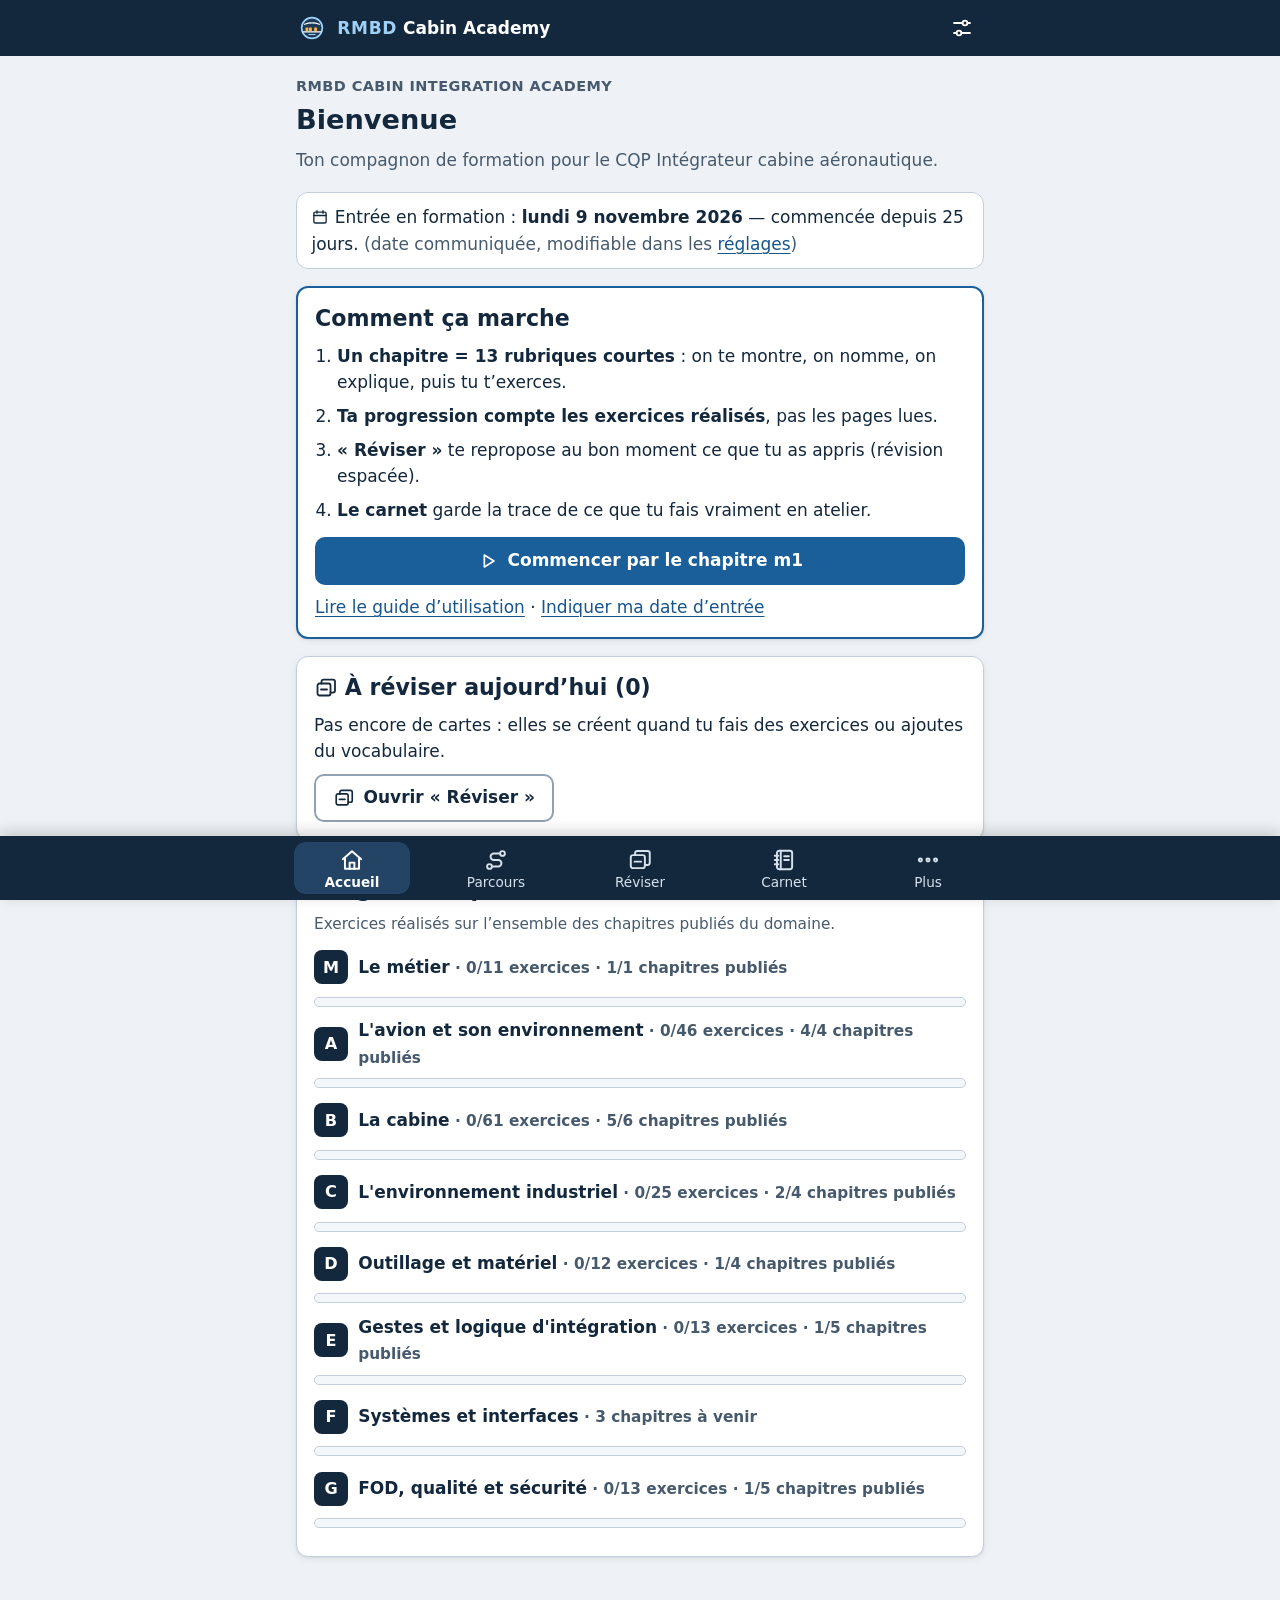
<file: index.html>
<!doctype html>
<html lang="fr">
<head>
<meta charset="utf-8">
<meta name="viewport" content="width=device-width, initial-scale=1, viewport-fit=cover">
<title>RMBD Cabin Integration Academy</title>
<meta name="description" content="Compagnon de formation RMBD pour préparer le CQP Intégrateur cabine aéronautique : chapitres illustrés, exercices, révision espacée, carnet de bord.">
<meta name="theme-color" content="#14283d">
<meta name="color-scheme" content="light dark">
<meta name="mobile-web-app-capable" content="yes">
<meta name="apple-mobile-web-app-capable" content="yes">
<meta name="apple-mobile-web-app-title" content="Cabin Academy">
<meta name="format-detection" content="telephone=no">
<link rel="manifest" href="manifest.webmanifest">
<link rel="icon" href="assets/icons/icon.svg" type="image/svg+xml">
<link rel="icon" href="assets/icons/icon-192.png" type="image/png" sizes="192x192">
<link rel="apple-touch-icon" href="assets/icons/icon-192.png">
<script>
/* Avant le premier affichage : version, thème et taille du texte (évite un flash clair/sombre). */
window.CA_VERSION = '2026.10.20-7d490653f2';
(function () {
  try {
    var raw = window.localStorage.getItem('rmbd-ca:v1');
    var s = raw ? JSON.parse(raw) : null;
    var set = s && s.settings ? s.settings : {};
    var root = document.documentElement;
    if (set.theme === 'light' || set.theme === 'dark') root.setAttribute('data-theme', set.theme);
    if (/^(m|l|xl|xxl)$/.test(set.textSize)) root.setAttribute('data-size', set.textSize);
  } catch (e) { /* stockage indisponible ou illisible : réglages par défaut */ }
})();
</script>
<link rel="stylesheet" href="assets/figures.css?v=2026.10.20-7d490653f2">
<link rel="stylesheet" href="assets/app.css?v=2026.10.20-7d490653f2">
<style>
/* Styles minimaux de l'écran de démarrage : lisibles même si app.css ne se charge pas. */
#ca-boot{max-width:34rem;margin:0 auto;padding:2.5rem 1.25rem;font:1.0625rem/1.5 system-ui,-apple-system,"Segoe UI",Roboto,Arial,sans-serif}
#ca-boot h1{font-size:1.35rem;margin:0 0 .5rem}
#ca-boot p{margin:.5rem 0}
#ca-boot button{font:inherit;min-height:48px;padding:.6rem 1rem;margin:.4rem .5rem .4rem 0;border-radius:10px;border:2px solid currentColor;background:transparent;color:inherit;cursor:pointer}
#ca-boot pre{white-space:pre-wrap;word-break:break-word;font-size:.85rem;opacity:.85;max-height:12rem;overflow:auto}
#ca-boot[hidden]{display:none}
</style>
</head>
<body>
<noscript>
  <div style="max-width:34rem;margin:0 auto;padding:2.5rem 1.25rem;font:1.0625rem/1.5 system-ui,sans-serif">
    <h1 style="font-size:1.35rem">JavaScript est désactivé</h1>
    <p>RMBD Cabin Integration Academy est une application : elle a besoin de JavaScript pour afficher les chapitres, les exercices et ta progression.</p>
    <p>Active JavaScript dans les réglages de ton navigateur, puis recharge cette page.</p>
  </div>
</noscript>

<div id="ca-boot" role="status" aria-live="polite">
  <div id="ca-boot-wait">
    <h1>RMBD Cabin Integration Academy</h1>
    <p>Chargement de l'application…</p>
  </div>
  <div id="ca-boot-error" hidden>
    <h1>L'application n'a pas pu démarrer</h1>
    <p id="ca-boot-msg">Un fichier de l'application est manquant ou abîmé.</p>
    <p><strong>Tes données (progression, carnet, notes) ne sont pas touchées</strong> : elles restent enregistrées sur cet appareil.</p>
    <p>
      <button type="button" id="ca-boot-retry">Réessayer</button>
      <button type="button" id="ca-boot-repair">Réparer (vider le cache)</button>
    </p>
    <p>« Réparer » supprime les fichiers de l'application gardés en mémoire par le navigateur, puis les télécharge à nouveau. Il faut être connectée à Internet.</p>
    <details><summary>Détail technique</summary><pre id="ca-boot-detail"></pre></details>
  </div>
</div>

<div id="ca-app" hidden></div>

<script>
/* Gestionnaire d'erreur de démarrage (écrit en JavaScript volontairement simple, sans dépendance). */
(function () {
  var boot = window.CA_BOOT = { done: false, errors: [], shown: false };
  var $ = function (id) { return document.getElementById(id); };

  // Réparation : désinscrit le service worker et vide les caches, puis recharge. Ne touche JAMAIS au localStorage.
  window.CA_REPAIR = function () {
    var jobs = [];
    try {
      if ('serviceWorker' in navigator) {
        jobs.push(navigator.serviceWorker.getRegistrations().then(function (regs) {
          return Promise.all(regs.map(function (r) { return r.unregister(); }));
        }));
      }
      if (window.caches && caches.keys) {
        jobs.push(caches.keys().then(function (keys) {
          return Promise.all(keys.map(function (k) { return caches.delete(k); }));
        }));
      }
    } catch (e) { /* on recharge quand même */ }
    var reload = function () {
      var url = location.pathname + '?repare=' + Date.now() + location.hash;
      location.replace(url);
    };
    return Promise.all(jobs).then(reload, reload);
  };

  function show(msg, detail) {
    if (boot.done) return;
    boot.shown = true;
    var wait = $('ca-boot-wait'), err = $('ca-boot-error'), box = $('ca-boot');
    if (!box || !err) return;
    box.hidden = false;
    if (wait) wait.hidden = true;
    err.hidden = false;
    if (msg) $('ca-boot-msg').textContent = msg;
    $('ca-boot-detail').textContent = boot.errors.concat(detail ? [detail] : []).join('\n') || 'Aucun détail disponible.';
    var app = $('ca-app'); if (app) app.hidden = true;
  }
  boot.fail = show;

  window.addEventListener('error', function (ev) {
    if (boot.done) return;
    var t = ev.target;
    if (t && t !== window && (t.tagName === 'SCRIPT' || t.tagName === 'LINK')) {
      var src = t.src || t.href || '';
      boot.errors.push('Fichier non chargé : ' + src);
      if (t.tagName === 'SCRIPT') show('Un fichier de l\'application n\'a pas pu être chargé. Vérifie ta connexion, puis réessaie.');
      return;
    }
    boot.errors.push((ev.message || 'Erreur') + (ev.filename ? ' — ' + ev.filename.split('/').pop() + ':' + ev.lineno : ''));
    show('Une erreur a interrompu le démarrage de l\'application.');
  }, true);
  window.addEventListener('unhandledrejection', function (ev) {
    if (boot.done) return;
    boot.errors.push('Promesse rejetée : ' + (ev.reason && ev.reason.message ? ev.reason.message : String(ev.reason)));
  });

  $('ca-boot-retry').addEventListener('click', function () { location.reload(); });
  $('ca-boot-repair').addEventListener('click', function () {
    this.disabled = true; this.textContent = 'Réparation en cours…';
    window.CA_REPAIR();
  });

  // Si rien n'a démarré après un délai raisonnable, on le dit au lieu de laisser « Chargement… » indéfiniment.
  setTimeout(function () {
    if (!boot.done && !boot.shown) show('Le chargement est anormalement long. Vérifie ta connexion, puis réessaie.');
  }, 15000);
})();
</script>
<script src="assets/content.js?v=2026.10.20-7d490653f2" defer></script>
<script src="assets/js/00-core.js?v=2026.10.20-7d490653f2" defer></script>
<script src="assets/js/05-icons.js?v=2026.10.20-7d490653f2" defer></script>
<script src="assets/js/10-store.js?v=2026.10.20-7d490653f2" defer></script>
<script src="assets/js/15-content.js?v=2026.10.20-7d490653f2" defer></script>
<script src="assets/js/20-progress.js?v=2026.10.20-7d490653f2" defer></script>
<script src="assets/js/25-ui.js?v=2026.10.20-7d490653f2" defer></script>
<script src="assets/js/30-figure.js?v=2026.10.20-7d490653f2" defer></script>
<script src="assets/js/35-exercise.js?v=2026.10.20-7d490653f2" defer></script>
<script src="assets/js/40-router.js?v=2026.10.20-7d490653f2" defer></script>
<script src="assets/js/50-home.js?v=2026.10.20-7d490653f2" defer></script>
<script src="assets/js/55-chapter.js?v=2026.10.20-7d490653f2" defer></script>
<script src="assets/js/60-review.js?v=2026.10.20-7d490653f2" defer></script>
<script src="assets/js/62-library.js?v=2026.10.20-7d490653f2" defer></script>
<script src="assets/js/66-journal.js?v=2026.10.20-7d490653f2" defer></script>
<script src="assets/js/68-certification.js?v=2026.10.20-7d490653f2" defer></script>
<script src="assets/js/70-cases.js?v=2026.10.20-7d490653f2" defer></script>
<script src="assets/js/74-settings.js?v=2026.10.20-7d490653f2" defer></script>
<script src="assets/js/90-pwa.js?v=2026.10.20-7d490653f2" defer></script>
<script src="assets/js/99-boot.js?v=2026.10.20-7d490653f2" defer></script>
</body>
</html>
</file>
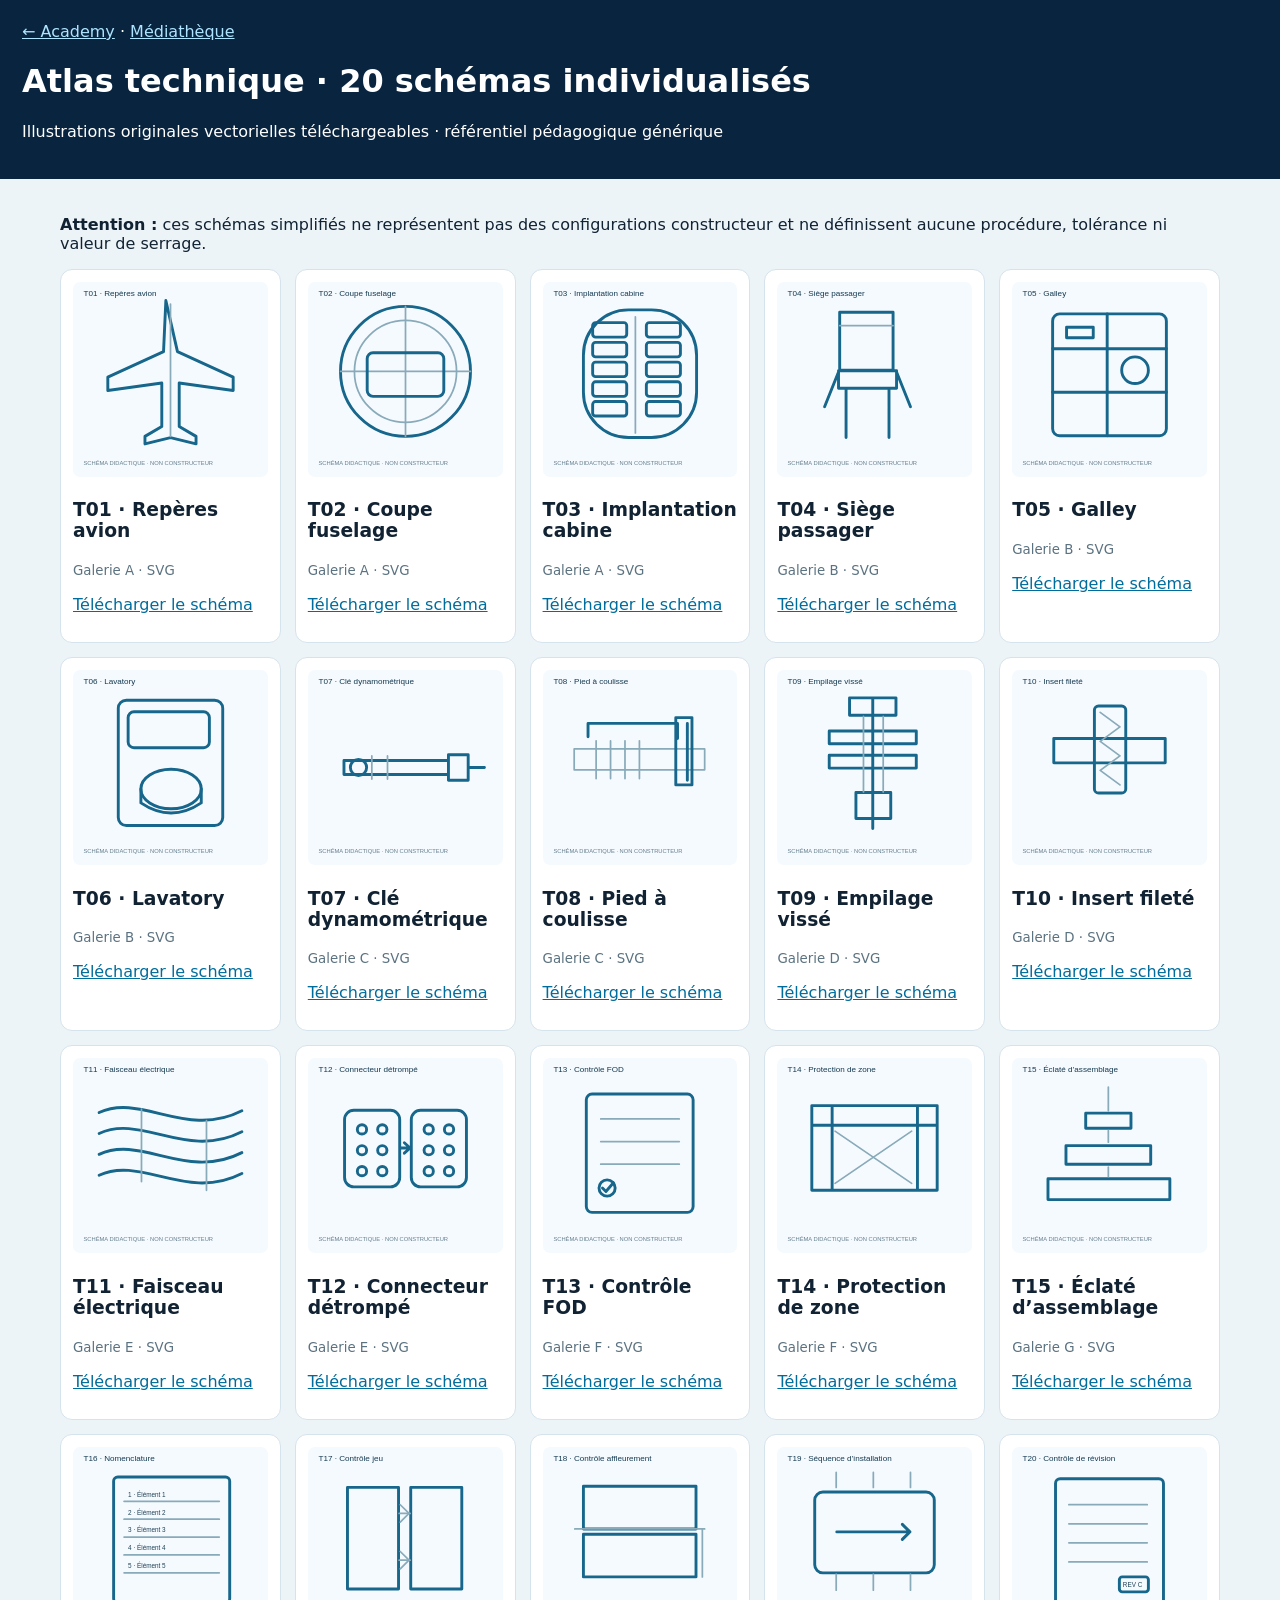
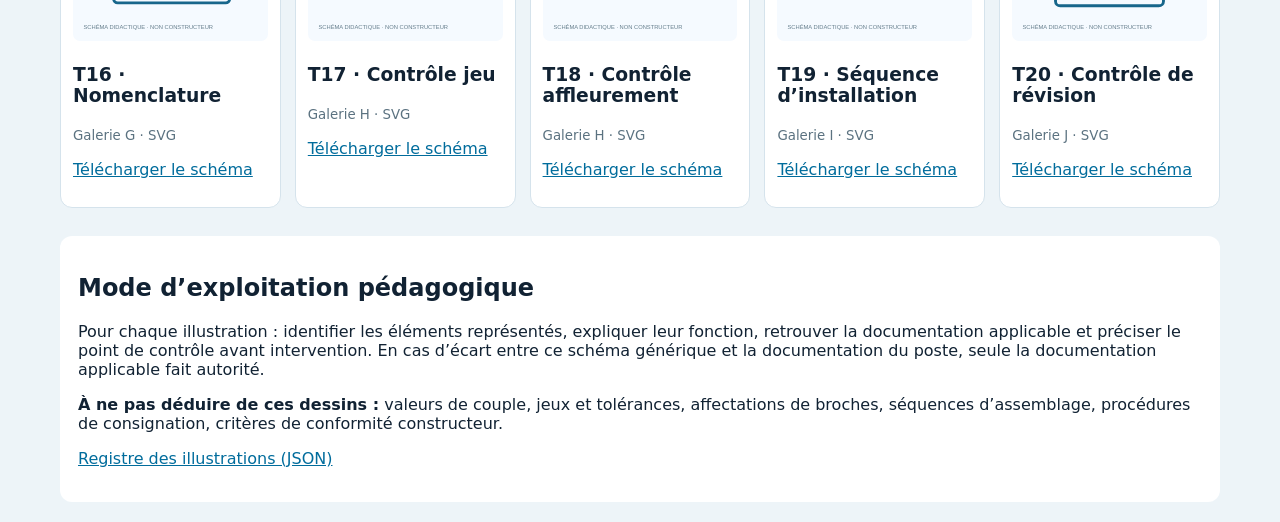
<file: atlas.html>
<!doctype html><html lang="fr"><meta charset="utf-8"><meta name="viewport" content="width=device-width,initial-scale=1"><title>Atlas technique · Cabin Academy</title><style>body{margin:0;background:#edf4f8;color:#123;font:16px system-ui}header{background:#08243f;color:white;padding:22px}main{max-width:1160px;margin:auto;padding:20px}.grid{display:grid;grid-template-columns:repeat(auto-fill,minmax(220px,1fr));gap:14px}.card{background:white;border:1px solid #d5e3ec;border-radius:12px;padding:12px}.card img{width:100%}a{color:#006c9c}header a{color:#aee4ff}small{color:#5b7280}</style><header><a href="./">← Academy</a> · <a href="media.html">Médiathèque</a><h1>Atlas technique · 20 schémas individualisés</h1><p>Illustrations originales vectorielles téléchargeables · référentiel pédagogique générique</p></header><main><p><strong>Attention :</strong> ces schémas simplifiés ne représentent pas des configurations constructeur et ne définissent aucune procédure, tolérance ni valeur de serrage.</p><section class="grid"><article class="card"><img src="assets/media/technical/T01.svg" alt="Repères avion" loading="lazy"><h3>T01 · Repères avion</h3><small>Galerie A · SVG</small><p><a href="assets/media/technical/T01.svg" download>Télécharger le schéma</a></p></article><article class="card"><img src="assets/media/technical/T02.svg" alt="Coupe fuselage" loading="lazy"><h3>T02 · Coupe fuselage</h3><small>Galerie A · SVG</small><p><a href="assets/media/technical/T02.svg" download>Télécharger le schéma</a></p></article><article class="card"><img src="assets/media/technical/T03.svg" alt="Implantation cabine" loading="lazy"><h3>T03 · Implantation cabine</h3><small>Galerie A · SVG</small><p><a href="assets/media/technical/T03.svg" download>Télécharger le schéma</a></p></article><article class="card"><img src="assets/media/technical/T04.svg" alt="Siège passager" loading="lazy"><h3>T04 · Siège passager</h3><small>Galerie B · SVG</small><p><a href="assets/media/technical/T04.svg" download>Télécharger le schéma</a></p></article><article class="card"><img src="assets/media/technical/T05.svg" alt="Galley" loading="lazy"><h3>T05 · Galley</h3><small>Galerie B · SVG</small><p><a href="assets/media/technical/T05.svg" download>Télécharger le schéma</a></p></article><article class="card"><img src="assets/media/technical/T06.svg" alt="Lavatory" loading="lazy"><h3>T06 · Lavatory</h3><small>Galerie B · SVG</small><p><a href="assets/media/technical/T06.svg" download>Télécharger le schéma</a></p></article><article class="card"><img src="assets/media/technical/T07.svg" alt="Clé dynamométrique" loading="lazy"><h3>T07 · Clé dynamométrique</h3><small>Galerie C · SVG</small><p><a href="assets/media/technical/T07.svg" download>Télécharger le schéma</a></p></article><article class="card"><img src="assets/media/technical/T08.svg" alt="Pied à coulisse" loading="lazy"><h3>T08 · Pied à coulisse</h3><small>Galerie C · SVG</small><p><a href="assets/media/technical/T08.svg" download>Télécharger le schéma</a></p></article><article class="card"><img src="assets/media/technical/T09.svg" alt="Empilage vissé" loading="lazy"><h3>T09 · Empilage vissé</h3><small>Galerie D · SVG</small><p><a href="assets/media/technical/T09.svg" download>Télécharger le schéma</a></p></article><article class="card"><img src="assets/media/technical/T10.svg" alt="Insert fileté" loading="lazy"><h3>T10 · Insert fileté</h3><small>Galerie D · SVG</small><p><a href="assets/media/technical/T10.svg" download>Télécharger le schéma</a></p></article><article class="card"><img src="assets/media/technical/T11.svg" alt="Faisceau électrique" loading="lazy"><h3>T11 · Faisceau électrique</h3><small>Galerie E · SVG</small><p><a href="assets/media/technical/T11.svg" download>Télécharger le schéma</a></p></article><article class="card"><img src="assets/media/technical/T12.svg" alt="Connecteur détrompé" loading="lazy"><h3>T12 · Connecteur détrompé</h3><small>Galerie E · SVG</small><p><a href="assets/media/technical/T12.svg" download>Télécharger le schéma</a></p></article><article class="card"><img src="assets/media/technical/T13.svg" alt="Contrôle FOD" loading="lazy"><h3>T13 · Contrôle FOD</h3><small>Galerie F · SVG</small><p><a href="assets/media/technical/T13.svg" download>Télécharger le schéma</a></p></article><article class="card"><img src="assets/media/technical/T14.svg" alt="Protection de zone" loading="lazy"><h3>T14 · Protection de zone</h3><small>Galerie F · SVG</small><p><a href="assets/media/technical/T14.svg" download>Télécharger le schéma</a></p></article><article class="card"><img src="assets/media/technical/T15.svg" alt="Éclaté d’assemblage" loading="lazy"><h3>T15 · Éclaté d’assemblage</h3><small>Galerie G · SVG</small><p><a href="assets/media/technical/T15.svg" download>Télécharger le schéma</a></p></article><article class="card"><img src="assets/media/technical/T16.svg" alt="Nomenclature" loading="lazy"><h3>T16 · Nomenclature</h3><small>Galerie G · SVG</small><p><a href="assets/media/technical/T16.svg" download>Télécharger le schéma</a></p></article><article class="card"><img src="assets/media/technical/T17.svg" alt="Contrôle jeu" loading="lazy"><h3>T17 · Contrôle jeu</h3><small>Galerie H · SVG</small><p><a href="assets/media/technical/T17.svg" download>Télécharger le schéma</a></p></article><article class="card"><img src="assets/media/technical/T18.svg" alt="Contrôle affleurement" loading="lazy"><h3>T18 · Contrôle affleurement</h3><small>Galerie H · SVG</small><p><a href="assets/media/technical/T18.svg" download>Télécharger le schéma</a></p></article><article class="card"><img src="assets/media/technical/T19.svg" alt="Séquence d’installation" loading="lazy"><h3>T19 · Séquence d’installation</h3><small>Galerie I · SVG</small><p><a href="assets/media/technical/T19.svg" download>Télécharger le schéma</a></p></article><article class="card"><img src="assets/media/technical/T20.svg" alt="Contrôle de révision" loading="lazy"><h3>T20 · Contrôle de révision</h3><small>Galerie J · SVG</small><p><a href="assets/media/technical/T20.svg" download>Télécharger le schéma</a></p></article></section><section style="margin-top:28px;padding:18px;background:white;border-radius:12px"><h2>Mode d’exploitation pédagogique</h2><p>Pour chaque illustration : identifier les éléments représentés, expliquer leur fonction, retrouver la documentation applicable et préciser le point de contrôle avant intervention. En cas d’écart entre ce schéma générique et la documentation du poste, seule la documentation applicable fait autorité.</p><p><strong>À ne pas déduire de ces dessins :</strong> valeurs de couple, jeux et tolérances, affectations de broches, séquences d’assemblage, procédures de consignation, critères de conformité constructeur.</p><p><a href="assets/media/technical/manifest.json">Registre des illustrations (JSON)</a></p></section></main></html>
</file>
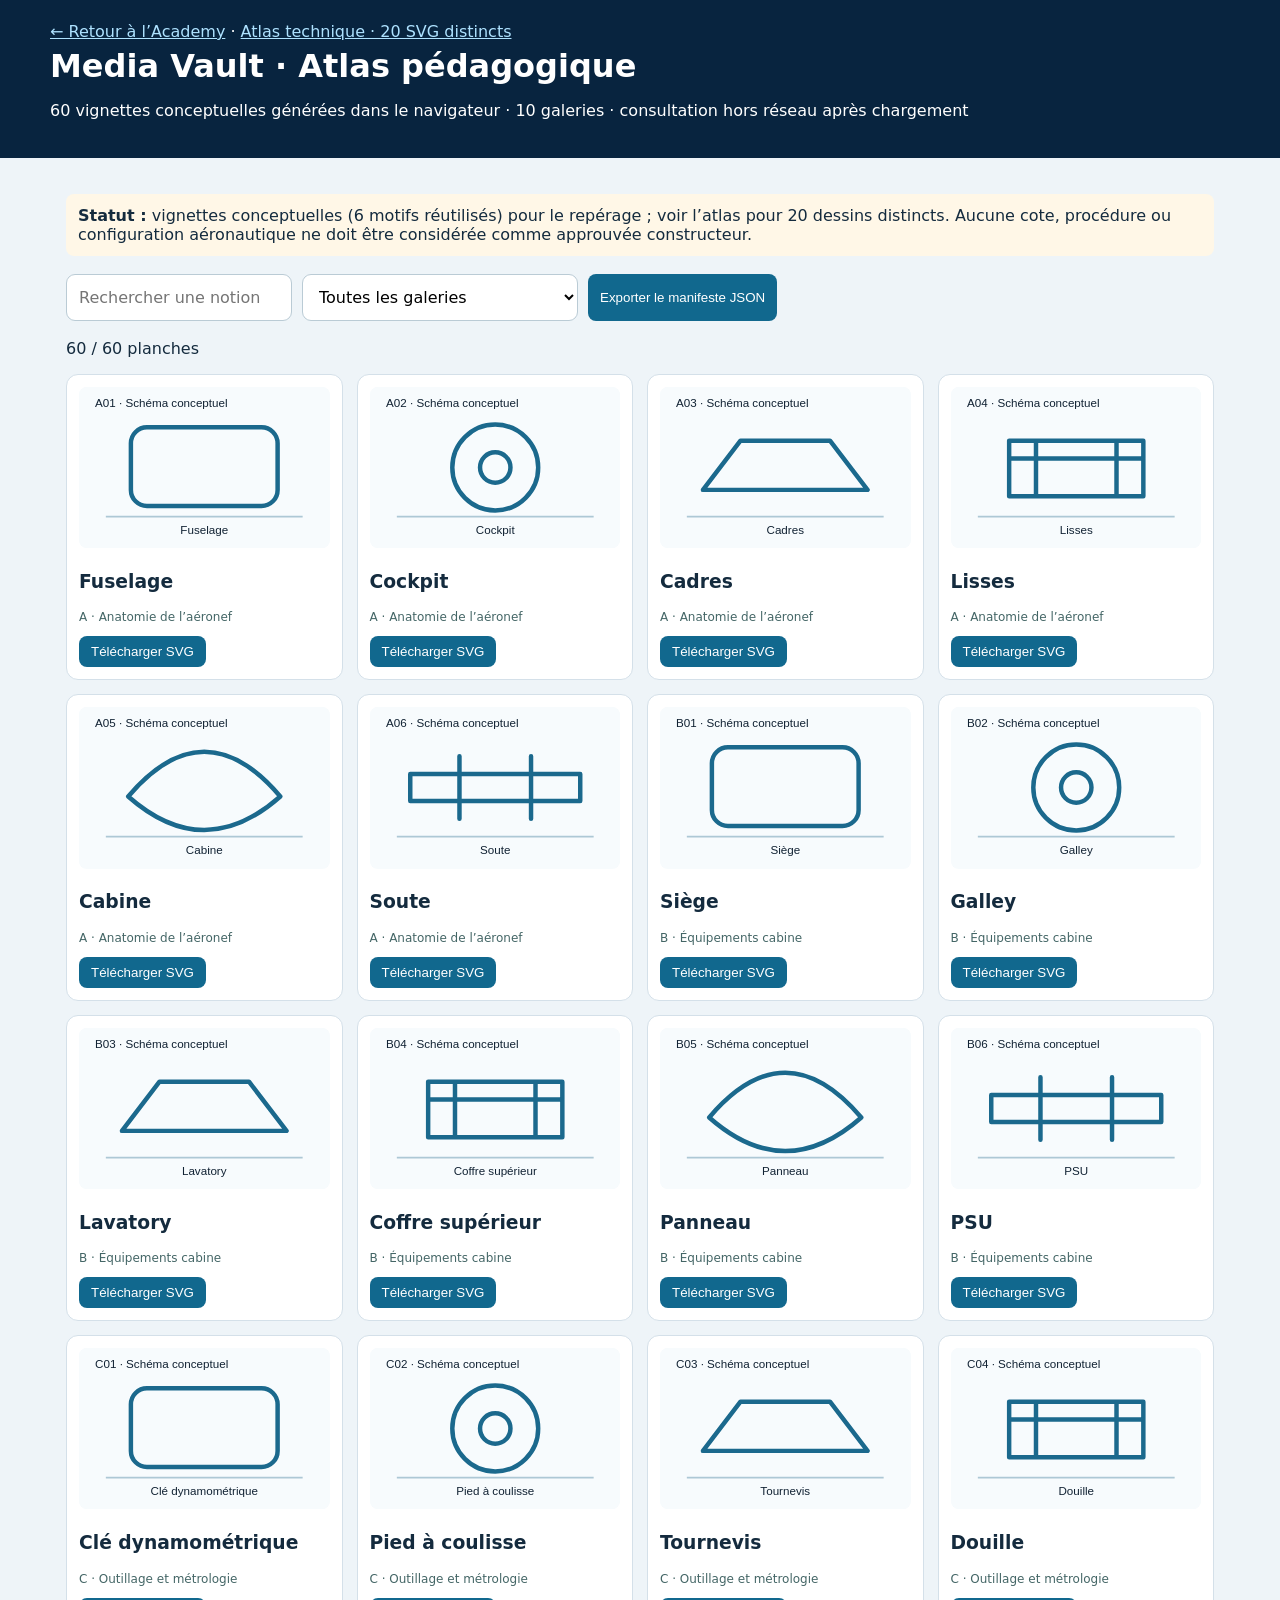
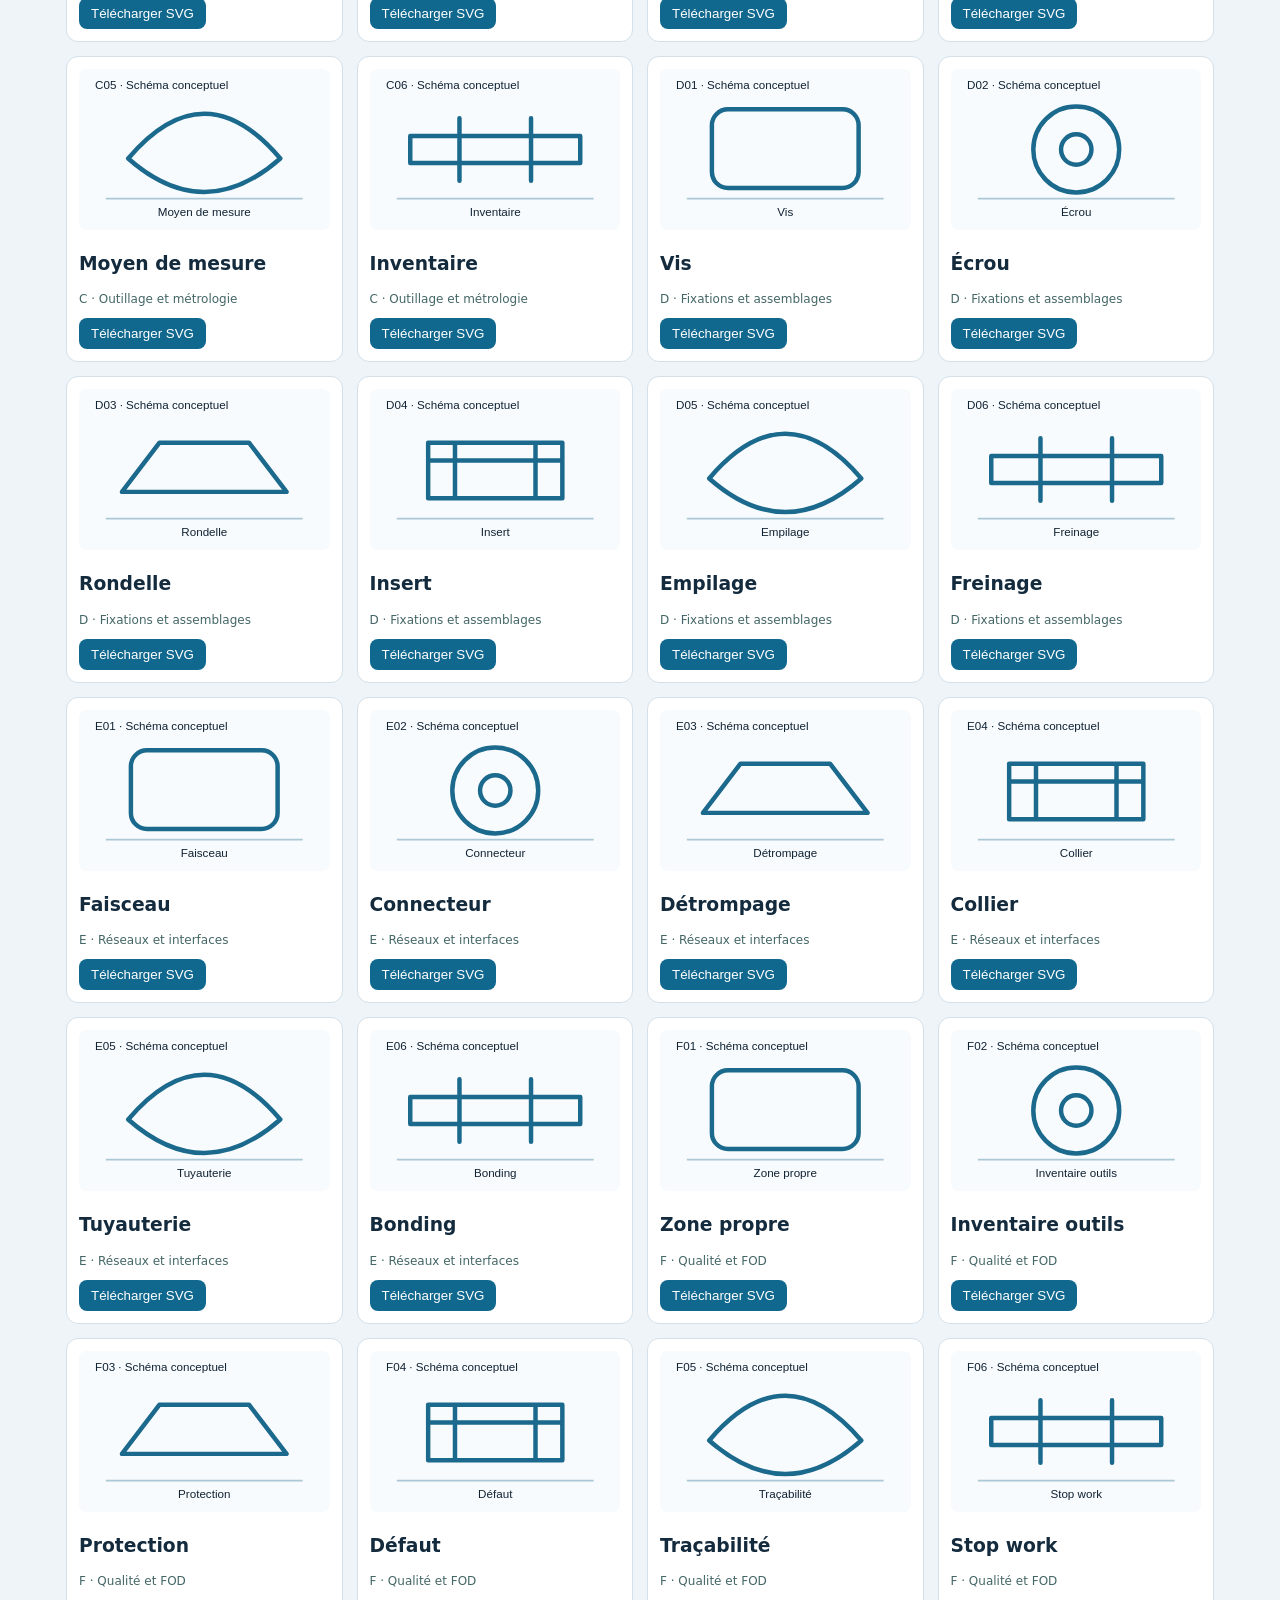
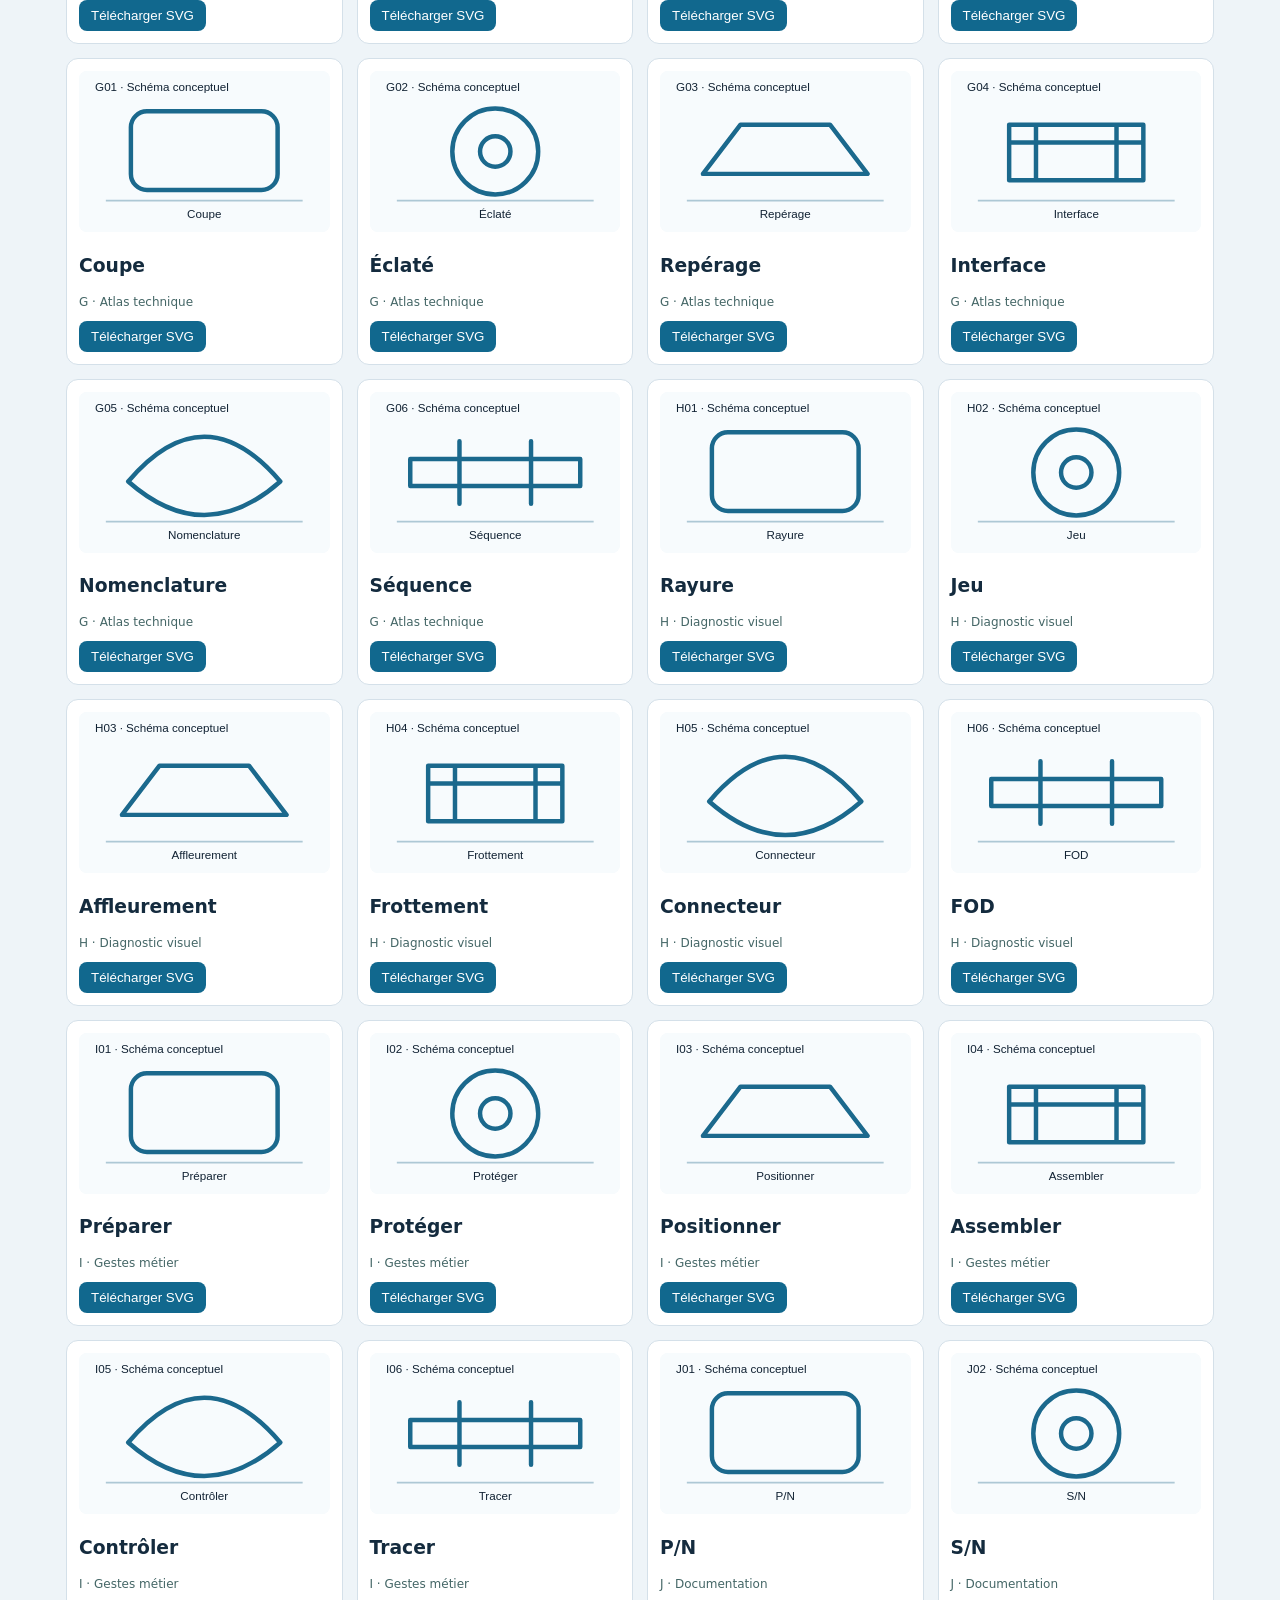
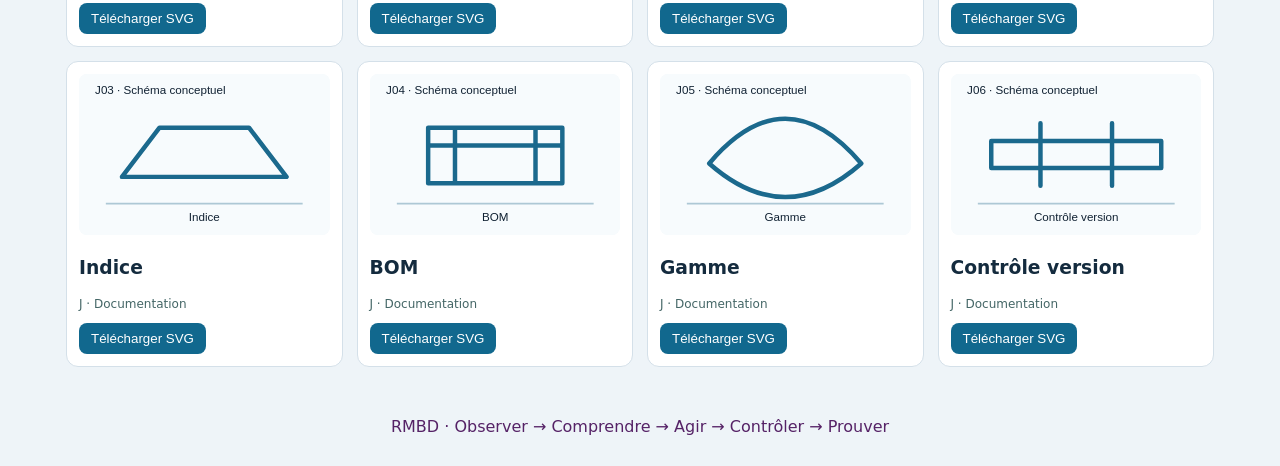
<file: media.html>
<!doctype html><html lang="fr"><meta charset="utf-8"><meta name="viewport" content="width=device-width,initial-scale=1"><title>Media Vault | Cabin Academy</title><style>:root{font-family:system-ui;color:#142b3e;background:#eef4f8}*{box-sizing:border-box}body{margin:0}header{background:#08243f;color:white;padding:22px max(16px,calc((100vw - 1180px)/2))}h1{margin:6px 0}main{max-width:1180px;margin:auto;padding:20px 16px}a{color:inherit}nav a{color:#aee2ff}input,select{font:inherit;padding:12px;border:1px solid #bacbd5;border-radius:9px;background:white;max-width:100%}.tools{display:flex;gap:10px;flex-wrap:wrap;margin:18px 0}.grid{display:grid;grid-template-columns:repeat(auto-fill,minmax(220px,1fr));gap:14px}.card{background:white;border:1px solid #d4e0e9;border-radius:12px;padding:12px}.card svg{width:100%;height:auto;background:#f7fbfd;border-radius:8px}.tag{font-size:12px;color:#466}button{padding:8px 12px;border:0;border-radius:8px;background:#11688e;color:white;cursor:pointer}.note{background:#fff7e7;padding:12px;border-radius:8px}footer{padding:30px;text-align:center;color:#526}</style><header><nav><a href="./">← Retour à l’Academy</a> · <a href="atlas.html">Atlas technique · 20 SVG distincts</a></nav><h1>Media Vault · Atlas pédagogique</h1><p>60 vignettes conceptuelles générées dans le navigateur · 10 galeries · consultation hors réseau après chargement</p></header><main><p class="note"><strong>Statut :</strong> vignettes conceptuelles (6 motifs réutilisés) pour le repérage ; voir l’atlas pour 20 dessins distincts. Aucune cote, procédure ou configuration aéronautique ne doit être considérée comme approuvée constructeur.</p><div class="tools"><input id="q" placeholder="Rechercher une notion" aria-label="Rechercher"><select id="cat" aria-label="Galerie"><option value="">Toutes les galeries</option></select><button id="export">Exporter le manifeste JSON</button></div><p id="count"></p><div id="grid" class="grid"></div></main><footer>RMBD · Observer → Comprendre → Agir → Contrôler → Prouver</footer><script>const cats=[["A","Anatomie de l’aéronef",["Fuselage","Cockpit","Cadres","Lisses","Cabine","Soute"]],["B","Équipements cabine",["Siège","Galley","Lavatory","Coffre supérieur","Panneau","PSU"]],["C","Outillage et métrologie",["Clé dynamométrique","Pied à coulisse","Tournevis","Douille","Moyen de mesure","Inventaire"]],["D","Fixations et assemblages",["Vis","Écrou","Rondelle","Insert","Empilage","Freinage"]],["E","Réseaux et interfaces",["Faisceau","Connecteur","Détrompage","Collier","Tuyauterie","Bonding"]],["F","Qualité et FOD",["Zone propre","Inventaire outils","Protection","Défaut","Traçabilité","Stop work"]],["G","Atlas technique",["Coupe","Éclaté","Repérage","Interface","Nomenclature","Séquence"]],["H","Diagnostic visuel",["Rayure","Jeu","Affleurement","Frottement","Connecteur","FOD"]],["I","Gestes métier",["Préparer","Protéger","Positionner","Assembler","Contrôler","Tracer"]],["J","Documentation",["P/N","S/N","Indice","BOM","Gamme","Contrôle version"]]];const entries=cats.flatMap(([code,title,items])=>items.map((name,i)=>({id:code+String(i+1).padStart(2,'0'),code,category:title,name})));const $=id=>document.getElementById(id);cats.forEach(([code,title])=>$('cat').add(new Option(code+' · '+title,code)));function esc(s){return s.replace(/[&<>"']/g,c=>({'&':'&amp;','<':'&lt;','>':'&gt;','"':'&quot;',"'":'&#39;'}[c]))}function drawing(e){const n=Number(e.id.slice(1));const shape=['<rect x="58" y="45" width="164" height="88" rx="18"/>','<circle cx="140" cy="90" r="48"/><circle cx="140" cy="90" r="17"/>','<path d="M48 115 L90 60 L190 60 L232 115 Z"/>','<path d="M65 60h150v62H65z M65 80h150 M95 60v62 M185 60v62"/>','<path d="M55 100q85-100 170 0q-85 75-170 0z"/>','<path d="M45 75h190v30H45z M100 55v70 M180 55v70"/>'][(n-1)%6];return '<svg xmlns="http://www.w3.org/2000/svg" viewBox="0 0 280 180" role="img" aria-label="'+esc(e.name)+'"><rect width="280" height="180" fill="#f7fbfd"/><g fill="none" stroke="#1b698d" stroke-width="5" stroke-linecap="round" stroke-linejoin="round">'+shape+'</g><path d="M30 145h220" stroke="#adc8d5" stroke-width="2"/><text x="18" y="22" font-size="13" fill="#123" font-family="sans-serif">'+e.id+' · Schéma conceptuel</text><text x="140" y="164" font-size="13" fill="#123" font-family="sans-serif" text-anchor="middle">'+esc(e.name)+'</text></svg>'}function save(text,name,type){let a=document.createElement('a'),url=URL.createObjectURL(new Blob([text],{type}));a.href=url;a.download=name;a.click();setTimeout(()=>URL.revokeObjectURL(url),1000)}function render(){let q=$('q').value.toLocaleLowerCase('fr'),c=$('cat').value;let filtered=entries.filter(e=>(!c||e.code===c)&&(e.name+' '+e.category+' '+e.id).toLocaleLowerCase('fr').includes(q));$('count').textContent=filtered.length+' / '+entries.length+' planches';$('grid').innerHTML='';filtered.forEach(e=>{let d=document.createElement('article');d.className='card';d.innerHTML=drawing(e)+'<h3>'+esc(e.name)+'</h3><p class="tag">'+esc(e.code+' · '+e.category)+'</p><button>Télécharger SVG</button>';d.querySelector('button').onclick=()=>save(drawing(e),e.id+'.svg','image/svg+xml');$('grid').append(d)})}$('q').oninput=render;$('cat').onchange=render;$('export').onclick=()=>save(JSON.stringify({status:'conceptual',source:'RMBD Cabin Academy',assets:entries},null,2),'media-manifest.json','application/json');render()</script></html>
</file>
<file: assets/figures.css>
/* ===== Figures SVG — palette thématique (clair / sombre) =====
   Les SVG n'utilisent QUE ces classes. Voir assets/fig/README.md */
:root{
  --f-ink:#14283d; --f-paper:#f7f9fb;
  --f-skin:#dbe4ec;   /* peau, enveloppe, carter */
  --f-struct:#7f95aa; /* structure : cadres, lisses, poutres */
  --f-floor:#c3b49a;  /* plancher, rails, sol */
  --f-trim:#eef1f4;   /* habillage : panneaux, parois, plafond */
  --f-equip:#8fc7d6;  /* équipement : sièges, bacs, PSU, galley */
  --f-equip2:#5aa0b5; /* équipement, ton foncé */
  --f-sys:#e08a2c;    /* systèmes : câbles, tuyaux */
  --f-glass:#bfe3f2;  /* vitrage */
  --f-metal:#aeb8c2;  /* métal usiné : outils, visserie */
  --f-metal2:#7d8994;
  --f-dark:#34495e;   /* pièces sombres : caoutchouc, noir */
  --f-ok:#2f8f5b; --f-bad:#c4402f; --f-accent:#1f6fb2; --f-hl:#ff8a00;
}
@media (prefers-color-scheme:dark){
  :root:not([data-theme="light"]){
    --f-ink:#e6eef6; --f-paper:#142130;
    --f-skin:#3c5166; --f-struct:#8da4ba; --f-floor:#7a6c55; --f-trim:#2b3d50;
    --f-equip:#3f8a9f; --f-equip2:#6ec0d6; --f-sys:#f0a04b; --f-glass:#2f607a;
    --f-metal:#7f8c98; --f-metal2:#aab6c1; --f-dark:#0f1a26;
    --f-ok:#4fc183; --f-bad:#ff7a66; --f-accent:#6db3ee; --f-hl:#ffb347;
  }
}
:root[data-theme="dark"]{
  --f-ink:#e6eef6; --f-paper:#142130;
  --f-skin:#3c5166; --f-struct:#8da4ba; --f-floor:#7a6c55; --f-trim:#2b3d50;
  --f-equip:#3f8a9f; --f-equip2:#6ec0d6; --f-sys:#f0a04b; --f-glass:#2f607a;
  --f-metal:#7f8c98; --f-metal2:#aab6c1; --f-dark:#0f1a26;
  --f-ok:#4fc183; --f-bad:#ff7a66; --f-accent:#6db3ee; --f-hl:#ffb347;
}

svg.fig{display:block;width:100%;height:auto;max-width:100%;background:var(--f-paper)}
svg.fig *{vector-effect:none}
/* remplissages */
svg.fig .bgp{fill:var(--f-paper)}
svg.fig .sk{fill:var(--f-skin);stroke:var(--f-ink);stroke-width:3;stroke-linejoin:round}
svg.fig .st{fill:var(--f-struct);stroke:var(--f-ink);stroke-width:2.5;stroke-linejoin:round}
svg.fig .stl{fill:none;stroke:var(--f-struct);stroke-width:8;stroke-linecap:round}
svg.fig .fl{fill:var(--f-floor);stroke:var(--f-ink);stroke-width:2.5;stroke-linejoin:round}
svg.fig .in{fill:var(--f-trim);stroke:var(--f-ink);stroke-width:2.5;stroke-linejoin:round}
svg.fig .eq{fill:var(--f-equip);stroke:var(--f-ink);stroke-width:3;stroke-linejoin:round}
svg.fig .eq2{fill:var(--f-equip2);stroke:var(--f-ink);stroke-width:3;stroke-linejoin:round}
svg.fig .gl{fill:var(--f-glass);stroke:var(--f-ink);stroke-width:2.5}
svg.fig .mt{fill:var(--f-metal);stroke:var(--f-ink);stroke-width:2.5;stroke-linejoin:round}
svg.fig .mt2{fill:var(--f-metal2);stroke:var(--f-ink);stroke-width:2.5;stroke-linejoin:round}
svg.fig .dk{fill:var(--f-dark);stroke:var(--f-ink);stroke-width:2.5;stroke-linejoin:round}
svg.fig .wh{fill:var(--f-paper);stroke:var(--f-ink);stroke-width:2.5;stroke-linejoin:round}
svg.fig .sy{fill:none;stroke:var(--f-sys);stroke-width:9;stroke-linecap:round;stroke-linejoin:round}
svg.fig .syf{fill:var(--f-sys);stroke:var(--f-ink);stroke-width:2.5}
svg.fig .okf{fill:var(--f-ok);stroke:var(--f-ink);stroke-width:2.5}
svg.fig .badf{fill:var(--f-bad);stroke:var(--f-ink);stroke-width:2.5}
/* traits */
svg.fig .ln{fill:none;stroke:var(--f-ink);stroke-width:3;stroke-linecap:round;stroke-linejoin:round}
svg.fig .ln2{fill:none;stroke:var(--f-ink);stroke-width:5;stroke-linecap:round;stroke-linejoin:round}
svg.fig .thin{fill:none;stroke:var(--f-ink);stroke-width:1.5;stroke-linecap:round}
svg.fig .dash{fill:none;stroke:var(--f-ink);stroke-width:2.5;stroke-dasharray:14 10;stroke-linecap:round}
svg.fig .dim{fill:none;stroke:var(--f-accent);stroke-width:3.5;stroke-linecap:round;stroke-linejoin:round}
svg.fig .dimf{fill:var(--f-accent);stroke:none}
svg.fig .ax{fill:none;stroke:var(--f-bad);stroke-width:5;stroke-linecap:round}
svg.fig .axf{fill:var(--f-bad)}
svg.fig .none{fill:none;stroke:none}
/* textes */
svg.fig text{font-family:system-ui,-apple-system,"Segoe UI",Roboto,Arial,sans-serif;fill:var(--f-ink)}
svg.fig .t{font-size:40px}
svg.fig .tb{font-size:40px;font-weight:700}
svg.fig .ts{font-size:36px}
svg.fig .tl{font-size:48px;font-weight:700}
svg.fig .tc{text-anchor:middle}
svg.fig .te{text-anchor:end}
svg.fig .ta{fill:var(--f-accent)}
svg.fig .tr{fill:var(--f-bad)}
/* badges numérotés */
svg.fig .bd{fill:var(--f-accent);stroke:var(--f-paper);stroke-width:4}
svg.fig .bn{fill:#fff;font-size:30px;font-weight:700;text-anchor:middle;dominant-baseline:central;pointer-events:none}
svg.fig.nobadges .badges{display:none}
/* interactions */
svg.fig [data-part]{outline:none}
svg.fig.tappable [data-part]{cursor:pointer}
svg.fig [data-part].hl *{stroke:var(--f-hl)!important;stroke-width:7!important}
svg.fig [data-part].hl{filter:drop-shadow(0 0 10px var(--f-hl))}
svg.fig [data-part].sel *{stroke:var(--f-accent)!important;stroke-width:7!important}
svg.fig [data-part].sel{filter:drop-shadow(0 0 8px var(--f-accent))}
svg.fig [data-part].good *{stroke:var(--f-ok)!important;stroke-width:7!important}
svg.fig [data-part].miss *{stroke:var(--f-hl)!important;stroke-width:7!important;stroke-dasharray:12 8}
svg.fig [data-part].wrong *{stroke:var(--f-bad)!important;stroke-width:7!important}
svg.fig .badges [data-badge]{pointer-events:none}
</file>
<file: assets/app.css>
/* RMBD Cabin Integration Academy — feuille de style de l'application (préfixe ca-).
   Mobile d'abord · clair / sombre (auto + manuel) · texte ≥ 17 px · colonne ≤ 720 px · cibles ≥ 44 px ·
   zones sûres · contrastes AA · focus visibles · mouvement réduit. Palette harmonisée avec figures.css. */

/* ===================== Jetons ===================== */
:root{
  color-scheme:light;
  --c-bg:#eef2f6; --c-surface:#ffffff; --c-surface2:#f4f7fa; --c-text:#14283d; --c-muted:#475a6d;
  --c-border:#c3cfdb; --c-border2:#8fa1b3;
  --c-accent:#1a5f99; --c-accent-ink:#ffffff; --c-accent-soft:#e2edf8; --c-link:#17558a;
  --c-ok:#1b6a3f; --c-ok-soft:#e1f2e8; --c-ko:#b0261d; --c-ko-soft:#fbe8e6; --c-warn:#7d4c00; --c-warn-soft:#fff2d9;
  --c-hl:#e67700; --c-focus:#1a5f99; --c-shadow:0 1px 2px rgba(20,40,61,.08),0 2px 8px rgba(20,40,61,.06);
  --c-tabs:#14283d; --c-tabs-ink:#d6e2ee; --c-tabs-on:#ffffff; --c-tabs-onbg:#244466;
  --r:12px; --tabh:64px; --gut:16px;
  --font:system-ui,-apple-system,"Segoe UI",Roboto,"Noto Sans",Arial,sans-serif;
}
@media (prefers-color-scheme:dark){
  :root:not([data-theme="light"]){
    color-scheme:dark;
    --c-bg:#0d1824; --c-surface:#152434; --c-surface2:#1b2d41; --c-text:#e6eef6; --c-muted:#a8b9ca;
    --c-border:#2f465d; --c-border2:#5c7690;
    --c-accent:#7cbcf0; --c-accent-ink:#0d1824; --c-accent-soft:#1c3954; --c-link:#8ec6f3;
    --c-ok:#6fd49c; --c-ok-soft:#14362a; --c-ko:#ff9a8c; --c-ko-soft:#3b1d1a; --c-warn:#ffc46b; --c-warn-soft:#38290f;
    --c-hl:#ffb347; --c-focus:#9fd0f7; --c-shadow:0 1px 2px rgba(0,0,0,.4);
    --c-tabs:#0a131c; --c-tabs-ink:#b9c9d8; --c-tabs-on:#ffffff; --c-tabs-onbg:#1f3a57;
  }
}
:root[data-theme="dark"]{
  color-scheme:dark;
  --c-bg:#0d1824; --c-surface:#152434; --c-surface2:#1b2d41; --c-text:#e6eef6; --c-muted:#a8b9ca;
  --c-border:#2f465d; --c-border2:#5c7690;
  --c-accent:#7cbcf0; --c-accent-ink:#0d1824; --c-accent-soft:#1c3954; --c-link:#8ec6f3;
  --c-ok:#6fd49c; --c-ok-soft:#14362a; --c-ko:#ff9a8c; --c-ko-soft:#3b1d1a; --c-warn:#ffc46b; --c-warn-soft:#38290f;
  --c-hl:#ffb347; --c-focus:#9fd0f7; --c-shadow:0 1px 2px rgba(0,0,0,.4);
  --c-tabs:#0a131c; --c-tabs-ink:#b9c9d8; --c-tabs-on:#ffffff; --c-tabs-onbg:#1f3a57;
}

/* ===================== Base ===================== */
html{font-size:106.25%;-webkit-text-size-adjust:100%;text-size-adjust:100%}       /* 17 px */
html[data-size="l"]{font-size:118.75%}                                            /* 19 px */
html[data-size="xl"]{font-size:131.25%}                                           /* 21 px */
html[data-size="xxl"]{font-size:143.75%}                                          /* 23 px */
*,*::before,*::after{box-sizing:border-box}
body{margin:0;background:var(--c-bg);color:var(--c-text);font:1rem/1.55 var(--font);overflow-wrap:break-word;-webkit-tap-highlight-color:transparent}
img,svg{max-width:100%}
a{color:var(--c-link);text-underline-offset:.18em;text-decoration-thickness:1px}
a:hover{text-decoration-thickness:2px}
h1,h2,h3,h4{line-height:1.25;margin:0 0 .6rem;text-wrap:balance}
h1{font-size:1.6rem}
h2{font-size:1.3rem}
h3{font-size:1.15rem;margin-top:1.4rem}
h4{font-size:1.05rem}
p{margin:.55rem 0}
ul,ol{padding-left:1.4rem;margin:.55rem 0}
li{margin:.25rem 0}
code,.ca-code{font-family:ui-monospace,SFMono-Regular,Menlo,Consolas,monospace;font-size:.92em;background:var(--c-surface2);border:1px solid var(--c-border);border-radius:5px;padding:0 .25em;word-break:break-all}
strong{font-weight:700}
[hidden]{display:none!important}
:focus-visible{outline:3px solid var(--c-focus);outline-offset:2px;border-radius:4px}
[tabindex="-1"]:focus:not(:focus-visible){outline:none}
.ca-sr{position:absolute!important;width:1px;height:1px;padding:0;margin:-1px;overflow:hidden;clip:rect(0 0 0 0);white-space:nowrap;border:0}
.ca-muted{color:var(--c-muted)}
.ca-small{font-size:.9rem}
.ca-center{text-align:center}
.ca-pre{white-space:pre-wrap;word-break:break-word;font-size:.8rem;max-height:14rem;overflow:auto;background:var(--c-surface2);padding:.6rem;border-radius:8px}

/* ===================== Coquille ===================== */
.ca-skip{position:absolute;left:var(--gut);top:-100px;z-index:50;background:var(--c-accent);color:var(--c-accent-ink);padding:.7rem 1rem;border-radius:10px;font-weight:700}
.ca-skip:focus{top:calc(.5rem + env(safe-area-inset-top))}
.ca-top{background:var(--c-tabs);color:var(--c-tabs-on);padding-top:env(safe-area-inset-top)}
.ca-top-in{max-width:720px;margin:0 auto;display:flex;align-items:center;gap:.5rem;padding:.35rem max(var(--gut),env(safe-area-inset-right)) .35rem max(var(--gut),env(safe-area-inset-left));min-height:56px}
.ca-brand{display:flex;align-items:center;gap:.55rem;color:inherit;text-decoration:none;font-weight:600;min-height:44px;margin-right:auto;min-width:0}
.ca-brand-ico{width:32px;height:32px;border-radius:8px;flex:none}
.ca-brand-t{white-space:nowrap;overflow:hidden;text-overflow:ellipsis}
.ca-brand-a{color:#9fd0f7;letter-spacing:.04em}
.ca-top .ca-iconbtn{color:var(--c-tabs-on)}
.ca-top :focus-visible{outline-color:#9fd0f7}
.ca-chip-off{background:#7d4c00;color:#fff;border-color:transparent}
.ca-main{display:block;max-width:720px;margin:0 auto;padding:1rem max(var(--gut),env(safe-area-inset-right)) calc(var(--tabh) + env(safe-area-inset-bottom) + 2rem) max(var(--gut),env(safe-area-inset-left));outline:none}
.ca-banners{max-width:720px;margin:0 auto;padding:0 max(var(--gut),env(safe-area-inset-right)) 0 max(var(--gut),env(safe-area-inset-left))}
.ca-banners:empty{display:none}
.ca-banner{display:flex;flex-wrap:wrap;align-items:center;gap:.5rem .75rem;margin-top:.75rem;padding:.7rem .85rem;border-radius:var(--r);border:2px solid var(--c-accent);background:var(--c-accent-soft)}
.ca-banner.is-warn{border-color:var(--c-warn);background:var(--c-warn-soft)}
.ca-banner > .ca-ico{flex:none}
.ca-banner-t{flex:1 1 12rem}
.ca-banner-a{display:flex;gap:.5rem;flex-wrap:wrap}

/* barre d'onglets : fixe en bas, le contenu a la marge correspondante (rien n'est masqué) */
.ca-tabs{position:fixed;left:0;right:0;bottom:0;z-index:20;background:var(--c-tabs);color:var(--c-tabs-ink);padding-bottom:env(safe-area-inset-bottom);box-shadow:0 -1px 0 rgba(255,255,255,.06),0 -4px 14px rgba(0,0,0,.18)}
.ca-tabs ul{list-style:none;margin:0 auto;padding:0 env(safe-area-inset-right) 0 env(safe-area-inset-left);display:flex;max-width:720px}
.ca-tabs li{flex:1;margin:0;min-width:0}
.ca-tab{position:relative;display:flex;flex-direction:column;align-items:center;justify-content:center;gap:2px;height:var(--tabh);color:inherit;text-decoration:none;font-size:.8rem;line-height:1.1;padding:4px 2px;border-radius:10px}
html[data-size="xl"] .ca-tab,html[data-size="xxl"] .ca-tab{font-size:.68rem}
.ca-tab .ca-ico{width:26px;height:26px}
.ca-tab-l{max-width:100%;overflow:hidden;text-overflow:ellipsis;white-space:nowrap}
.ca-tab[aria-current="page"]{color:var(--c-tabs-on);font-weight:700}
.ca-tab[aria-current="page"]::before{content:"";position:absolute;inset:6px 10%;background:var(--c-tabs-onbg);border-radius:12px;z-index:-1}
.ca-tab:focus-visible{outline-color:#9fd0f7;outline-offset:-3px}
.ca-tab-badge{position:absolute;top:6px;left:calc(50% + 6px);min-width:1.35rem;height:1.35rem;padding:0 .3rem;border-radius:1rem;background:#ffb347;color:#14283d;font-size:.72rem;font-weight:800;display:flex;align-items:center;justify-content:center}
@media (max-height:520px) and (orientation:landscape){
  :root{--tabh:50px}
  .ca-tab{flex-direction:row;gap:.4rem}
  .ca-tab .ca-ico{width:22px;height:22px}
  .ca-top-in{min-height:48px}
}
.ca-toast{position:fixed;left:50%;transform:translateX(-50%);bottom:calc(var(--tabh) + env(safe-area-inset-bottom) + .75rem);z-index:30;max-width:min(34rem,calc(100% - 2rem));background:var(--c-text);color:var(--c-bg);padding:.65rem 1rem;border-radius:12px;box-shadow:0 6px 20px rgba(0,0,0,.25);pointer-events:none;font-size:.95rem}
.ca-toast.is-ok{background:var(--c-ok);color:var(--c-accent-ink)}
.ca-toast.is-ko{background:var(--c-ko);color:var(--c-accent-ink)}
:root[data-theme="dark"] .ca-toast.is-ok,:root[data-theme="dark"] .ca-toast.is-ko{color:#0d1824}

/* ===================== Mise en page ===================== */
.ca-page{display:flex;flex-direction:column;gap:1rem}
.ca-page > *{margin-top:0;margin-bottom:0}
.ca-head{margin-bottom:.1rem}
.ca-h1{outline:none}
.ca-kicker{font-size:.85rem;font-weight:700;letter-spacing:.03em;text-transform:uppercase;color:var(--c-muted);margin:.1rem 0 .35rem}
.ca-lead{color:var(--c-muted);margin:.3rem 0 0}
.ca-crumbs ol{list-style:none;padding:0;margin:0 0 .35rem;display:flex;flex-wrap:wrap;gap:.1rem .4rem;font-size:.9rem}
.ca-crumbs li{margin:0;display:flex;align-items:center;gap:.4rem}
.ca-crumbs li + li::before{content:"›";color:var(--c-muted)}
.ca-crumbs a{display:inline-flex;align-items:center;min-height:44px}
.ca-crumbs [aria-current]{color:var(--c-muted);min-height:44px;display:inline-flex;align-items:center}
.ca-card{background:var(--c-surface);border:1px solid var(--c-border);border-radius:var(--r);padding:1rem;box-shadow:var(--c-shadow)}
.ca-card > :first-child{margin-top:0}
.ca-card > :last-child{margin-bottom:0}
.ca-card.is-hero{border:2px solid var(--c-accent)}
.ca-card.is-resume{border-left:6px solid var(--c-accent)}
.ca-card.is-ok{border-left:6px solid var(--c-ok)}
.ca-card.is-warn{border-left:6px solid var(--c-warn)}
.ca-card.is-inner{box-shadow:none;background:var(--c-surface2);margin-top:.75rem}
.ca-card h2{display:flex;align-items:center;gap:.4rem;flex-wrap:wrap}
.ca-row{display:flex;flex-wrap:wrap;gap:.6rem;align-items:center;margin:.75rem 0 0}
.ca-steps{padding-left:1.3rem}
.ca-steps li{margin:.45rem 0}
.ca-countdown{margin:0;padding:.65rem .85rem;background:var(--c-surface);border:1px solid var(--c-border);border-radius:var(--r)}
.ca-countdown .ca-ico,.ca-muted .ca-ico{vertical-align:-3px}
.ca-notice{background:var(--c-warn-soft);border-left:5px solid var(--c-warn);padding:.6rem .8rem;border-radius:8px}
.ca-mention{display:flex;gap:.6rem;align-items:flex-start;margin:0;padding:.75rem .9rem;border-radius:var(--r);background:var(--c-accent-soft);border:1px solid var(--c-accent);font-size:.95rem}
.ca-mention.is-warn{background:var(--c-warn-soft);border-color:var(--c-warn)}
.ca-mention .ca-ico{flex:none;margin-top:.15rem}
.ca-empty{text-align:center;padding:1.5rem 1rem;background:var(--c-surface);border:1px dashed var(--c-border2);border-radius:var(--r);color:var(--c-muted)}
.ca-empty .ca-ico{width:32px;height:32px}
.ca-empty-t{font-weight:700;color:var(--c-text)}
.ca-empty-li{list-style:none;color:var(--c-muted);padding:.75rem 0}

/* ===================== Contrôles ===================== */
.ca-ico{flex:none;vertical-align:middle}
.ca-btn{display:inline-flex;align-items:center;justify-content:center;gap:.5rem;min-height:48px;padding:.55rem 1rem;border-radius:10px;border:2px solid var(--c-border2);background:var(--c-surface);color:var(--c-text);font:inherit;font-weight:600;line-height:1.25;text-decoration:none;cursor:pointer;text-align:left;max-width:100%}
.ca-btn:hover{border-color:var(--c-accent)}
.ca-btn:disabled{opacity:.6;cursor:not-allowed}
.ca-btn.is-primary{background:var(--c-accent);border-color:var(--c-accent);color:var(--c-accent-ink)}
.ca-btn.is-danger{background:var(--c-ko);border-color:var(--c-ko);color:var(--c-accent-ink)}
.ca-btn.is-danger-ghost{color:var(--c-ko);border-color:var(--c-ko)}
.ca-btn.is-ok{border-color:var(--c-ok);color:var(--c-ok)}
.ca-btn.is-ko{border-color:var(--c-ko);color:var(--c-ko)}
.ca-btn.is-chosen{background:var(--c-surface2);box-shadow:inset 0 0 0 2px currentColor}
.ca-btn.is-small{min-height:44px;padding:.4rem .8rem;font-size:.95rem}
.ca-btn.is-block{display:flex;width:100%;margin-top:.75rem}
.ca-btn.is-on{border-color:var(--c-ok);color:var(--c-ok)}
.ca-btn .ca-ico{width:22px;height:22px}
.ca-iconbtn{display:inline-flex;align-items:center;justify-content:center;width:44px;height:44px;min-width:44px;border-radius:10px;border:0;background:transparent;color:inherit;cursor:pointer;padding:0}
.ca-iconbtn:hover{background:rgba(127,127,127,.15)}
.ca-iconbtn:disabled{opacity:.35;cursor:not-allowed}
.ca-link{background:none;border:0;color:var(--c-link);text-decoration:underline;font:inherit;cursor:pointer;padding:.5rem 0;min-height:44px}
.ca-chip{display:inline-flex;align-items:center;gap:.35rem;padding:.15rem .6rem;border-radius:2rem;border:1px solid var(--c-border2);font-size:.85rem;font-weight:600;background:var(--c-surface2);margin:0}
.ca-field{display:flex;flex-direction:column;gap:.3rem;margin:.75rem 0}
.ca-field > label,.ca-label{font-weight:700;margin:.75rem 0 .35rem}
.ca-field > label{margin:0}
.ca-hint{font-size:.9rem;color:var(--c-muted);margin:.3rem 0}
.ca-input{font:inherit;color:var(--c-text);background:var(--c-surface);border:2px solid var(--c-border2);border-radius:10px;padding:.6rem .75rem;min-height:48px;width:100%;max-width:100%}
textarea.ca-input{min-height:6rem;resize:vertical;line-height:1.45}
select.ca-input{padding-right:2rem}
.ca-input:focus{border-color:var(--c-accent)}
.ca-input:disabled,.ca-input[readonly]{background:var(--c-surface2)}
.ca-file{font:inherit;max-width:100%;padding:.5rem 0;min-height:48px}
.ca-filters{display:grid;grid-template-columns:1fr;gap:0 1rem}
@media (min-width:600px){.ca-filters{grid-template-columns:1fr 1fr}}
.ca-filters .ca-field{margin:.25rem 0}
.ca-checks{border:0;padding:0;margin:.5rem 0;display:flex;flex-wrap:wrap;gap:.5rem}
.ca-checks legend{font-weight:700;margin-bottom:.4rem;padding:0}
.ca-check{display:inline-flex;align-items:center;gap:.5rem;min-height:44px;padding:.3rem .8rem .3rem .6rem;border:2px solid var(--c-border);border-radius:10px;cursor:pointer}
.ca-check input{width:1.3rem;height:1.3rem;accent-color:var(--c-accent);margin:0}
/* segments (choix exclusif en pastilles) */
.ca-seg{display:flex;flex-wrap:wrap;gap:.45rem;margin:.4rem 0}
.ca-seg-l{position:relative;display:inline-flex;align-items:center;min-height:44px;padding:.35rem .9rem;border:2px solid var(--c-border2);border-radius:2rem;cursor:pointer;background:var(--c-surface);font-weight:600}
.ca-seg-in{position:absolute;opacity:0;width:1px;height:1px;margin:0}
.ca-seg-l:has(.ca-seg-in:checked){background:var(--c-accent);border-color:var(--c-accent);color:var(--c-accent-ink)}
.ca-seg-l:has(.ca-seg-in:focus-visible){outline:3px solid var(--c-focus);outline-offset:2px}
.ca-seg-l:has(.ca-seg-in:disabled){cursor:default;opacity:.85}
/* barres de progression */
.ca-prog{height:10px;border-radius:10px;background:var(--c-surface2);border:1px solid var(--c-border);overflow:hidden;margin:.45rem 0}
.ca-prog-bar{display:block;height:100%;background:var(--c-accent);border-radius:10px;min-width:0}
/* statuts */
.ca-status{display:inline-block;font-size:.8rem;font-weight:700;padding:.12rem .55rem;border-radius:2rem;border:1.5px solid currentColor;white-space:nowrap;line-height:1.35}
.ca-status.is-new{color:var(--c-muted)}
.ca-status.is-doing{color:var(--c-accent)}
.ca-status.is-quiz{color:var(--c-warn)}
.ca-status.is-solid,.ca-status.is-cert-trained{color:var(--c-ok)}
.ca-status.is-review{color:var(--c-ko)}
.ca-status.is-soon{color:var(--c-muted);border-style:dashed}
.ca-status.is-cert-none{color:var(--c-muted)}
.ca-status.is-cert-doing{color:var(--c-accent)}
.ca-status.is-lv-observe{color:var(--c-muted)}
.ca-status.is-lv-aide{color:var(--c-accent)}
.ca-status.is-lv-controle{color:var(--c-warn)}
.ca-status.is-lv-autonomie{color:var(--c-ok)}

/* ===================== Accueil / parcours ===================== */
.ca-domains{list-style:none;padding:0;margin:.5rem 0 0}
.ca-domains li{margin:0 0 .6rem}
.ca-domain-l{display:flex;align-items:center;gap:.6rem;color:inherit;text-decoration:none;min-height:44px}
.ca-domain-id{flex:none;display:inline-flex;align-items:center;justify-content:center;width:2rem;height:2rem;border-radius:8px;background:var(--c-tabs);color:#fff;font-weight:800;font-size:.95rem}
.ca-domain-n{font-weight:600}
.ca-jump{display:flex;flex-wrap:wrap;gap:.4rem}
.ca-jump-a{display:inline-flex;align-items:center;justify-content:center;min-width:44px;min-height:44px;border-radius:10px;border:2px solid var(--c-border2);background:var(--c-surface);font-weight:800;text-decoration:none;color:var(--c-text)}
.ca-domain{scroll-margin-top:1rem}
.ca-domain-h{display:flex;align-items:center;gap:.6rem;margin:.75rem 0 .5rem;outline:none}
.ca-chapters{list-style:none;padding:0;margin:0;display:grid;gap:.75rem}
@media (min-width:640px){.ca-chapters{grid-template-columns:1fr 1fr}}
.ca-chcard{margin:0;background:var(--c-surface);border:1px solid var(--c-border);border-radius:var(--r);box-shadow:var(--c-shadow)}
.ca-chcard.is-soon{padding:.85rem 1rem;background:var(--c-surface2);box-shadow:none;border-style:dashed}
.ca-chcard-a{display:block;padding:.85rem 1rem;color:inherit;text-decoration:none;border-radius:var(--r);height:100%}
.ca-chcard-a:hover{background:var(--c-surface2)}
.ca-chcard-top{display:flex;justify-content:space-between;align-items:center;gap:.5rem}
.ca-chid{font-weight:800;color:var(--c-muted);letter-spacing:.04em}
.ca-chcard-t{font-weight:700;font-size:1.05rem;margin:.35rem 0;line-height:1.3}
.ca-chcard-a .ca-chcard-t{color:var(--c-link);text-decoration:underline;text-decoration-thickness:1px;text-underline-offset:.18em}
.ca-chcard .ca-small{margin:.3rem 0}
.ca-menu{list-style:none;padding:0;margin:0;background:var(--c-surface);border:1px solid var(--c-border);border-radius:var(--r)}
.ca-menu li{margin:0;border-top:1px solid var(--c-border)}
.ca-menu li:first-child{border-top:0}
.ca-menu-a{display:flex;align-items:center;gap:.85rem;padding:.8rem 1rem;min-height:60px;color:inherit;text-decoration:none}
.ca-menu-a > span{flex:1;display:flex;flex-direction:column}
.ca-menu-a:hover{background:var(--c-surface2)}

/* ===================== Chapitre ===================== */
.ca-stepper{background:var(--c-surface);border:1px solid var(--c-border);border-radius:var(--r);padding:.5rem .6rem .35rem}
.ca-stepper-t{margin:0 .2rem .2rem;font-size:.95rem}
.ca-stepper-l{list-style:none;display:flex;gap:.3rem;margin:0;padding:.2rem .1rem .35rem;overflow-x:auto;scrollbar-width:thin;overscroll-behavior-x:contain}
.ca-stepper-l li{margin:0;flex:none}
.ca-step{display:inline-flex;align-items:center;justify-content:center;width:44px;height:44px;border-radius:50%;border:2px solid var(--c-border2);color:var(--c-text);text-decoration:none;font-weight:700;font-size:.95rem;background:var(--c-surface)}
.ca-step.is-seen{background:var(--c-accent-soft)}
.ca-step.is-empty{border-style:dashed;color:var(--c-muted)}
.ca-step.is-current{background:var(--c-accent);border-color:var(--c-accent);color:var(--c-accent-ink)}
.ca-rub{background:var(--c-surface);border:1px solid var(--c-border);border-radius:var(--r);padding:1rem;box-shadow:var(--c-shadow)}
.ca-rub-h{display:flex;align-items:center;gap:.6rem;outline:none}
.ca-rub-n{flex:none;display:inline-flex;align-items:center;justify-content:center;width:2.1rem;height:2.1rem;border-radius:50%;background:var(--c-accent);color:var(--c-accent-ink);font-size:1rem}
.ca-guide{background:var(--c-surface2);border-left:5px solid var(--c-accent);border-radius:8px;padding:.35rem .75rem;margin:.5rem 0 1rem;font-size:.9rem;line-height:1.45}
.ca-chapter .ca-h1{font-size:1.35rem}
.ca-chapter .ca-kicker{margin-bottom:.2rem}
.ca-guide p{margin:.25rem 0}
.ca-pager{display:grid;grid-template-columns:1fr 1fr;gap:.6rem}
.ca-pager-a{display:flex;align-items:center;gap:.4rem;min-height:56px;padding:.5rem .7rem;border-radius:var(--r);border:2px solid var(--c-border2);background:var(--c-surface);color:var(--c-text);text-decoration:none;font-weight:700;min-width:0}
.ca-pager-a span{display:flex;flex-direction:column;min-width:0;overflow-wrap:anywhere}
.ca-pager-a small{font-weight:500;color:var(--c-muted);font-size:.8rem}
.ca-pager-a.is-next{justify-content:flex-end;text-align:right;background:var(--c-accent);border-color:var(--c-accent);color:var(--c-accent-ink)}
.ca-pager-a.is-next small{color:inherit;opacity:.9}
.ca-notes{background:var(--c-surface);border:1px solid var(--c-border);border-radius:var(--r);padding:.2rem 1rem .6rem}
.ca-notes summary{min-height:48px;display:flex;align-items:center;gap:.5rem;font-weight:700;cursor:pointer}
.ca-prose > :first-child{margin-top:0}
.ca-objectives{list-style:none;padding:0}
.ca-objectives li{display:flex;gap:.6rem;align-items:flex-start;margin:.55rem 0}
.ca-objectives .ca-ico{color:var(--c-accent);margin-top:.15rem}
.ca-meta{margin:1rem 0 0;display:grid;gap:.5rem}
.ca-meta > div{display:grid;gap:.1rem}
.ca-meta dt{font-weight:700;font-size:.9rem;color:var(--c-muted)}
.ca-meta dd{margin:0}
.ca-comp{display:block;margin:.15rem 0}
.ca-look{background:var(--c-surface2);border-radius:var(--r);padding:.6rem 1rem;margin-top:1rem}
.ca-look h3{margin-top:.4rem;display:flex;align-items:center;gap:.4rem}
.ca-block{margin:1.4rem 0 0}
.ca-block:first-child{margin-top:0}
.ca-block h3{margin-top:0;display:flex;align-items:center;gap:.4rem}
.ca-list li{margin:.35rem 0}
.ca-callout{display:block;margin:1rem 0;padding:.7rem .9rem;border-radius:10px;border-left:6px solid var(--c-accent);background:var(--c-accent-soft)}
.ca-callout-k{display:flex;align-items:center;gap:.4rem;font-weight:800;margin:0 0 .2rem;font-size:.92rem;text-transform:uppercase;letter-spacing:.03em}
.ca-callout p:last-child{margin-bottom:0}
.ca-callout.is-warn{border-color:var(--c-warn);background:var(--c-warn-soft)}
.ca-callout.is-tip{border-color:var(--c-ok);background:var(--c-ok-soft)}
.ca-callout.is-doc{border-color:var(--c-border2);background:var(--c-surface2)}
.ca-tip{display:flex;gap:.4rem;align-items:flex-start;font-size:.95rem;color:var(--c-muted)}
.ca-tip .ca-ico{margin-top:.15rem}
/* tableaux : défilement dans leur propre conteneur */
.ca-tablewrap{overflow-x:auto;margin:1rem 0;border:1px solid var(--c-border);border-radius:10px;max-width:100%;-webkit-overflow-scrolling:touch}
.ca-table{border-collapse:collapse;width:100%;font-size:.95rem}
.ca-table th,.ca-table td{padding:.55rem .65rem;border-bottom:1px solid var(--c-border);text-align:left;vertical-align:top;min-width:8.5rem}
.ca-table thead th{background:var(--c-surface2);font-weight:700}
.ca-table tbody th{font-weight:700}
.ca-table tr:last-child > *{border-bottom:0}
/* document fictif */
.ca-doc{margin:1rem 0;padding:.75rem .9rem;border:2px dashed var(--c-border2);border-radius:10px;background:var(--c-surface2);font-size:.95rem}
.ca-doc-flag{display:flex;align-items:center;gap:.35rem;margin:0 0 .4rem;font-size:.8rem;font-weight:800;text-transform:uppercase;letter-spacing:.04em;color:var(--c-warn)}
.ca-doc-t{font-weight:700;margin-bottom:.4rem}
.ca-doc-l{margin:.3rem 0;display:grid;gap:.15rem}
.ca-doc-l > div{display:grid;grid-template-columns:minmax(5.5rem,35%) 1fr;gap:.6rem;padding:.25rem 0;border-bottom:1px solid var(--c-border)}
.ca-doc-l dt{font-weight:700;font-family:ui-monospace,Menlo,Consolas,monospace;font-size:.9rem}
.ca-doc-l dd{margin:0;font-family:ui-monospace,Menlo,Consolas,monospace;font-size:.9rem;overflow-wrap:anywhere}
.ca-doc-n{font-style:italic}
/* fiches d'atlas */
.ca-atlas .ca-fig{margin-top:1rem}
.ca-part{border:1px solid var(--c-border);border-radius:10px;padding:.75rem .9rem;margin:.75rem 0;background:var(--c-surface)}
.ca-part h4{margin:0 0 .4rem}
.ca-part-en{font-weight:500;font-style:italic;color:var(--c-muted)}
.ca-part-dl{margin:0;display:grid;gap:.35rem}
.ca-part-dl > div{display:grid;gap:0}
.ca-part-dl dt{font-weight:700;font-size:.85rem;color:var(--c-muted);text-transform:uppercase;letter-spacing:.03em}
.ca-part-dl dd{margin:0}
.ca-part .ca-btn{margin-top:.5rem}
/* vocabulaire */
.ca-vocab{list-style:none;padding:0;display:grid;gap:.75rem;margin-top:1rem}
@media (min-width:640px){.ca-vocab{grid-template-columns:1fr 1fr}}
.ca-vcard{margin:0;border:1px solid var(--c-border);border-radius:var(--r);padding:.8rem .9rem;background:var(--c-surface2);display:flex;flex-direction:column}
.ca-vcard-fr{font-size:1.1rem;font-weight:800;margin:0}
.ca-vcard-en{margin:.2rem 0;color:var(--c-accent);font-weight:600;display:flex;align-items:center;gap:.3rem}
.ca-vcard-def{flex:1}
.ca-abbr{font-weight:600;color:var(--c-muted)}
/* démonstration */
.ca-demo-step{background:var(--c-surface2);border-radius:10px;padding:.75rem .9rem;margin:1rem 0 0;outline:none;border-left:5px solid var(--c-hl)}
.ca-demo-step h4{margin:.1rem 0 .3rem}
.ca-demo-nav .ca-btn{flex:1 1 9rem}
.ca-demo-all{margin-top:.8rem}
.ca-demo-all summary{min-height:44px;display:flex;align-items:center;cursor:pointer;font-weight:600}
.ca-demo-list{padding-left:1.4rem}
.ca-demo-li{background:none;border:0;padding:.45rem .2rem;min-height:44px;font:inherit;color:var(--c-link);text-decoration:underline;cursor:pointer;text-align:left}
.ca-demo-li.is-current{font-weight:800;color:var(--c-text);text-decoration:none}
/* erreurs fréquentes */
.ca-mistakes{list-style:none;padding:0;display:grid;gap:.75rem}
.ca-mistake{margin:0;border:1px solid var(--c-border);border-radius:var(--r);padding:.6rem .85rem}
.ca-mistake p{display:flex;gap:.5rem;align-items:flex-start;margin:.35rem 0}
.ca-mistake .ca-ico{margin-top:.15rem}
.ca-mk-err .ca-ico{color:var(--c-ko)}
.ca-mk-why .ca-ico{color:var(--c-warn)}
.ca-mk-ok .ca-ico{color:var(--c-ok)}
.ca-situation{border-top:1px solid var(--c-border);padding-top:1rem;margin-top:1rem}
.ca-situation:first-child{border-top:0;padding-top:0;margin-top:0}
.ca-situation h3{margin-top:0;display:flex;align-items:center;gap:.4rem}
.ca-retain{padding-left:1.5rem}
.ca-retain li{margin:.6rem 0;font-weight:600}
.ca-oral{border:1px solid var(--c-border);border-radius:var(--r);padding:.75rem .9rem;margin:.9rem 0;background:var(--c-surface)}
.ca-oral-q{margin-top:0;outline:none}
.ca-quizsum{background:var(--c-surface2);border-radius:10px;padding:.5rem .8rem}
.ca-quizsum p{margin:.2rem 0}

/* ===================== Figures ===================== */
.ca-fig{margin:1rem 0;border:1px solid var(--c-border);border-radius:var(--r);background:var(--f-paper);overflow:hidden}
.ca-fig-stage{position:relative}
.ca-fig-stage svg.fig{border-radius:var(--r) var(--r) 0 0}
.ca-fig-wait{padding:2.5rem 1rem;text-align:center;color:var(--c-muted);margin:0}
.ca-fig-stage{display:flex;flex-direction:column}
.ca-fig-zoom{align-self:flex-end;margin:.4rem .5rem;display:inline-flex;align-items:center;gap:.35rem;min-height:44px;padding:.35rem .75rem;border-radius:2rem;border:2px solid var(--c-border2);background:var(--c-surface);color:var(--c-text);font:inherit;font-size:.85rem;font-weight:700;cursor:pointer;box-shadow:var(--c-shadow)}
.ca-fig-zoom .ca-ico{width:20px;height:20px}
.ca-fig-cap{padding:.6rem .85rem 0;font-size:.92rem;background:var(--c-surface);border-top:1px solid var(--c-border)}
.ca-fig-title{font-weight:700}
.ca-fig-text{color:var(--c-muted)}
.ca-legend{list-style:none;margin:0;padding:.5rem .85rem .3rem;background:var(--c-surface);display:grid;gap:.15rem;font-size:.92rem}
@media (min-width:560px){.ca-legend{grid-template-columns:1fr 1fr}}
.ca-legend li{display:flex;gap:.5rem;align-items:flex-start;margin:0;padding:.15rem .25rem;border-radius:6px}
.ca-legend li.is-hl{background:var(--c-warn-soft);outline:2px solid var(--c-hl)}
.ca-legend-n{flex:none;display:inline-flex;align-items:center;justify-content:center;width:1.6rem;height:1.6rem;border-radius:50%;background:var(--f-accent);color:#fff;font-weight:800;font-size:.8rem}
:root[data-theme="dark"] .ca-legend-n{color:#0d1824}
@media (prefers-color-scheme:dark){:root:not([data-theme="light"]) .ca-legend-n{color:#0d1824}}
.ca-legend-en{color:var(--c-muted);font-style:italic}
.ca-fig-src{background:var(--c-surface);padding:0 .85rem .4rem;font-size:.85rem;color:var(--c-muted)}
.ca-fig-src summary{min-height:44px;display:flex;align-items:center;cursor:pointer}
.ca-fig-src p{margin:.2rem 0}
.ca-fig-missing{display:flex;gap:.6rem;align-items:flex-start;flex-wrap:wrap;padding:1rem;background:var(--c-warn-soft);color:var(--c-text);border-radius:var(--r)}
.ca-fig-missing p{margin:0;flex:1 1 12rem}
.ca-fig.is-interactive{background:var(--f-paper)}
.ca-raster{display:block;width:100%;height:auto;background:var(--f-paper)}
.ca-aibadge{display:flex;align-items:center;gap:.4rem;margin:0;padding:.4rem .85rem;background:var(--c-warn-soft);color:var(--c-warn);font-size:.85rem;font-weight:700;border-top:1px solid var(--c-border)}
.ca-dlg-zoom .ca-aibadge{border-top:0;border-bottom:1px solid var(--c-border);justify-content:center}
.ca-chip.is-ai{align-self:flex-start;color:var(--c-warn);border-color:var(--c-warn);background:var(--c-warn-soft);font-size:.75rem}
.ca-thumb img{width:100%;height:100%;object-fit:contain}
.ca-zoom-layer img{display:block;width:100%;height:auto;max-height:calc(100dvh - 13rem);object-fit:contain;-webkit-user-drag:none}
.ca-fig.is-big .ca-fig-stage{overflow:auto;max-height:75vh;-webkit-overflow-scrolling:touch}
.ca-fig.is-big svg.fig{width:220%;max-width:none}
svg.fig.tappable [data-part]{cursor:pointer}
svg.fig [data-part]:focus-visible *{stroke:var(--f-accent)!important;stroke-width:9!important}
svg.fig [data-part]:focus-visible{filter:drop-shadow(0 0 6px var(--f-accent))}
.ca-hotfig-bar{display:flex;justify-content:flex-end;margin:.5rem 0 -.25rem}
.ca-hot-count{font-weight:700;margin:.6rem 0 .2rem;outline:none}
.ca-hot-legend{font-weight:700;padding:0;margin-bottom:.3rem}
.ca-hot-sum{list-style:none;padding:0;margin:.6rem 0}
.ca-hot-sum li{margin:.35rem 0}
.ca-prompts{list-style:none;padding:0;margin:.6rem 0;display:grid;gap:.4rem}
.ca-prompt{margin:0}
.ca-prompt-b{display:flex;flex-direction:column;align-items:flex-start;width:100%;min-height:48px;padding:.5rem .75rem;border:2px solid var(--c-border);border-radius:10px;background:var(--c-surface);color:var(--c-text);font:inherit;text-align:left;cursor:pointer}
.ca-prompt.is-current .ca-prompt-b{border-color:var(--c-hl);box-shadow:inset 6px 0 0 var(--c-hl)}
.ca-prompt.is-done .ca-prompt-s{color:var(--c-ok)}
.ca-prompt-t{font-weight:700;margin:0}
.ca-prompt-s{font-size:.85rem;color:var(--c-muted)}
.ca-prompt.is-right,.ca-prompt.is-wrong{border:2px solid var(--c-border);border-radius:10px;padding:.5rem .75rem}
/* visionneuse */
.ca-dlg.ca-dlg-zoom{width:100%;max-width:100%;height:100%;max-height:100%;border-radius:0;margin:0;display:flex;flex-direction:column}
.ca-dlg-zoom[open]{display:flex}
.ca-dlg-zoom .ca-dlg-body{flex:1;display:flex;flex-direction:column;padding:0;overflow:hidden;min-height:0}
.ca-zoom-bar{display:flex;align-items:center;justify-content:center;gap:.5rem;padding:.25rem .5rem;border-bottom:1px solid var(--c-border)}
.ca-zoom-level{min-width:4.5rem;text-align:center;font-weight:700;font-variant-numeric:tabular-nums}
.ca-zoom-stage{flex:1;min-height:0;overflow:hidden;touch-action:none;background:var(--f-paper);display:flex;align-items:center;justify-content:center;outline:none;user-select:none;-webkit-user-select:none}
.ca-zoom-stage:focus-visible{outline:3px solid var(--c-focus);outline-offset:-3px}
.ca-zoom-layer{width:100%;transform-origin:50% 50%;will-change:transform}
.ca-zoom-layer svg.fig{max-height:calc(100dvh - 11rem);width:100%;height:auto}
.ca-zoom-help{margin:0;padding:.4rem .85rem calc(.4rem + env(safe-area-inset-bottom));font-size:.85rem;color:var(--c-muted);text-align:center}

/* ===================== Exercices ===================== */
.ca-exlist{display:grid;gap:1rem;grid-template-columns:minmax(0,1fr)}
.ca-exlist > *,.ca-chapters > *,.ca-vocab > *,.ca-match > *,.ca-sort > *,.ca-mistakes > *,.ca-prompts > *,.ca-cert-lines > *,.ca-opts ul > *{min-width:0}
.ca-page > *{min-width:0;max-width:100%}
.ca-ex{border:1px solid var(--c-border);border-radius:var(--r);padding:.85rem .9rem;background:var(--c-surface)}
.ca-rub .ca-ex{background:var(--c-surface)}
.ca-ex-head{display:flex;flex-wrap:wrap;align-items:center;gap:.4rem .6rem;margin-bottom:.4rem}
.ca-ex-num{font-weight:800;font-size:.9rem;color:var(--c-muted)}
.ca-ex-concept{font-size:.85rem;color:var(--c-muted)}
.ca-ex-q{font-weight:700;font-size:1.05rem;margin:.4rem 0 .7rem;outline:none}
.ca-ex-body{margin:.5rem 0}
.ca-ex-msg{min-height:0;margin:.35rem 0;font-weight:700}
.ca-ex-msg:empty{display:none}
.ca-ex-msg.is-warn{color:var(--c-warn);background:var(--c-warn-soft);padding:.45rem .7rem;border-radius:8px}
.ca-ex-msg ul{margin:.2rem 0}
.ca-ex-actions{display:flex;flex-wrap:wrap;gap:.6rem;margin-top:.75rem}
.ca-ex-fb{margin-top:.85rem;border-top:1px solid var(--c-border);padding-top:.6rem}
.ca-ex-hist{font-size:.85rem;color:var(--c-muted);margin:.7rem 0 0;display:flex;align-items:center;gap:.3rem;flex-wrap:wrap}
.ca-verdict{display:flex;align-items:center;gap:.5rem;font-size:1.05rem;margin:.3rem 0;outline:none}
.ca-verdict.is-ok{color:var(--c-ok)}
.ca-verdict.is-ko{color:var(--c-ko)}
.ca-explain{background:var(--c-surface2);border-radius:10px;padding:.55rem .85rem;margin:.6rem 0}
.ca-explain-k{font-size:.82rem;font-weight:800;text-transform:uppercase;letter-spacing:.04em;color:var(--c-muted);margin:.1rem 0 .2rem}
.ca-opts{border:0;padding:0;margin:0;min-width:0}
.ca-opts ul{list-style:none;padding:0;margin:0;display:grid;gap:.5rem}
.ca-opts legend{padding:0;margin:0 0 .4rem;font-weight:700}
.ca-opt{margin:0;border-radius:10px}
.ca-opt-l{display:flex;gap:.7rem;align-items:flex-start;padding:.65rem .8rem;min-height:48px;border:2px solid var(--c-border);border-radius:10px;cursor:pointer;background:var(--c-surface)}
.ca-opt-l:hover{border-color:var(--c-border2)}
.ca-opt-l:has(.ca-opt-in:checked){border-color:var(--c-accent);background:var(--c-accent-soft)}
.ca-opt-l:has(.ca-opt-in:focus-visible){outline:3px solid var(--c-focus);outline-offset:2px}
.ca-opt-l:has(.ca-opt-in:disabled){cursor:default}
.ca-opt-in{flex:none;width:1.35rem;height:1.35rem;margin:.15rem 0 0;accent-color:var(--c-accent)}
.ca-opt-in:focus-visible{outline:none}
.ca-opt-box{display:none}
.ca-opt-t{flex:1;min-width:0}
.ca-opts.is-compact ul{gap:.4rem}
.ca-opt.is-right .ca-opt-l{border-color:var(--c-ok);background:var(--c-ok-soft)}
.ca-opt.is-wrong .ca-opt-l{border-color:var(--c-ko);background:var(--c-ko-soft)}
.ca-opt.is-other .ca-opt-l{opacity:.92}
.ca-why{display:flex;gap:.45rem;align-items:flex-start;margin:.35rem .2rem .2rem;font-size:.95rem}
.ca-why .ca-ico{margin-top:.15rem}
.ca-why.is-ok .ca-ico{color:var(--c-ok)}
.ca-why.is-ko .ca-ico{color:var(--c-ko)}
.ca-why.is-neutral{color:var(--c-muted)}
.ca-order{list-style:none;padding:0;margin:.4rem 0;display:grid;gap:.45rem}
.ca-order-i{display:flex;flex-wrap:wrap;align-items:center;gap:.5rem;margin:0;padding:.35rem .4rem .35rem .65rem;border:2px solid var(--c-border);border-radius:10px;background:var(--c-surface)}
.ca-order-n{flex:none;display:inline-flex;align-items:center;justify-content:center;width:1.8rem;height:1.8rem;border-radius:50%;background:var(--c-surface2);border:1px solid var(--c-border2);font-weight:800;font-size:.9rem}
.ca-order-t{flex:1 1 8rem;min-width:0}
.ca-order-b{display:flex;gap:.2rem}
.ca-order-b .ca-iconbtn{border:2px solid var(--c-border)}
.ca-order-i.is-right{border-color:var(--c-ok)}
.ca-order-i.is-wrong{border-color:var(--c-ko)}
.ca-order-i .ca-why{flex-basis:100%}
.ca-solution{background:var(--c-ok-soft);border-radius:10px;padding:.5rem .85rem;margin-top:.6rem}
.ca-solution-t{font-weight:700;margin:.1rem 0}
.ca-match{list-style:none;padding:0;margin:.4rem 0;display:grid;gap:.6rem}
.ca-match-i{margin:0;padding:.55rem .7rem;border:2px solid var(--c-border);border-radius:10px;display:grid;gap:.35rem}
.ca-match-l{font-weight:700}
.ca-match-i.is-right{border-color:var(--c-ok)}
.ca-match-i.is-wrong{border-color:var(--c-ko)}
.ca-sort{list-style:none;padding:0;margin:.4rem 0;display:grid;gap:.6rem}
.ca-sort-i{margin:0;padding:.55rem .7rem;border:2px solid var(--c-border);border-radius:10px}
.ca-sort-t{font-weight:700;margin:0 0 .3rem}
.ca-sort-i .ca-seg-l{font-weight:500;font-size:.95rem}
.ca-sort-i.is-right{border-color:var(--c-ok)}
.ca-sort-i.is-wrong{border-color:var(--c-ko)}
.ca-field.is-right .ca-input{border-color:var(--c-ok)}
.ca-field.is-wrong .ca-input{border-color:var(--c-ko)}

/* ===================== Réviser ===================== */
.ca-upcoming{list-style:none;padding:0;margin:.4rem 0}
.ca-upcoming li{display:flex;justify-content:space-between;gap:.5rem;padding:.4rem 0;border-bottom:1px solid var(--c-border);margin:0}
.ca-session-stage{display:flex;flex-direction:column;gap:.75rem}
.ca-flash{border:1px solid var(--c-border);border-radius:var(--r);padding:1rem;background:var(--c-surface);box-shadow:var(--c-shadow)}
.ca-flash-q{font-size:1.3rem;font-weight:800;margin:.7rem 0;outline:none}
.ca-flash-back{border-top:1px dashed var(--c-border2);margin-top:.8rem;padding-top:.6rem}
.ca-flash-a{font-size:1.15rem;font-weight:700;color:var(--c-accent)}
.ca-flash-grade{margin-top:1rem}
.ca-flash-grade .ca-btn{flex:1 1 9rem}

/* ===================== Bibliothèque ===================== */
.ca-gloss{list-style:none;padding:0;margin:0;background:var(--c-surface);border:1px solid var(--c-border);border-radius:var(--r)}
.ca-gloss li{margin:0;border-top:1px solid var(--c-border)}
.ca-gloss li:first-child{border-top:0}
.ca-gloss-a{display:flex;flex-direction:column;padding:.6rem .9rem;min-height:52px;text-decoration:none;color:inherit}
.ca-gloss-a:hover{background:var(--c-surface2)}
.ca-gloss-fr{font-weight:700;color:var(--c-link)}
.ca-gloss-en{color:var(--c-muted);font-size:.92rem}
.ca-term{display:inline;font:inherit;color:var(--c-link);background:none;border:0;padding:0;margin:0;cursor:pointer;text-decoration:underline dotted 2px;text-underline-offset:.2em;text-align:inherit;line-height:inherit}
.ca-term:hover{text-decoration-style:solid}
.ca-term-missing{color:inherit;text-decoration-color:var(--c-border2)}
.ca-termcard .ca-term-en{display:flex;align-items:center;gap:.35rem;font-weight:700;color:var(--c-accent);margin-top:0}
.ca-grid{list-style:none;padding:0;margin:0;display:grid;grid-template-columns:repeat(auto-fill,minmax(9.5rem,1fr));gap:.75rem}
.ca-grid li{margin:0}
.ca-grid-a{display:flex;flex-direction:column;gap:.3rem;height:100%;padding:.5rem;border:1px solid var(--c-border);border-radius:var(--r);background:var(--c-surface);color:inherit;text-decoration:none}
.ca-grid-a:hover{border-color:var(--c-accent)}
.ca-thumb{display:flex;align-items:center;justify-content:center;aspect-ratio:1000/640;background:var(--f-paper);border-radius:8px;overflow:hidden;color:var(--c-muted)}
.ca-thumb svg.fig{width:100%;height:100%;object-fit:contain}
.ca-grid-t{font-weight:700;font-size:.92rem;line-height:1.3;color:var(--c-link)}
.ca-sources{list-style:none;padding:0;margin:0}
.ca-source{margin:0;padding:.7rem 0;border-top:1px solid var(--c-border)}
.ca-source:first-child{border-top:0}
.ca-source-t{font-weight:700;margin:0 0 .2rem}
.ca-source-t a{overflow-wrap:anywhere}
.ca-source .ca-ico{vertical-align:-2px}

/* ===================== Carnet / certification / cas ===================== */
.ca-jform h2{margin-bottom:.2rem}
.ca-journal{list-style:none;padding:0;margin:.5rem 0}
.ca-jentry{margin:0;padding:.75rem 0;border-top:1px solid var(--c-border)}
.ca-jentry:first-child{border-top:0}
.ca-jentry-top{display:flex;justify-content:space-between;align-items:center;gap:.5rem;flex-wrap:wrap;margin:0}
.ca-jentry-t{font-weight:700;margin:.3rem 0}
.ca-jentry-n{white-space:pre-wrap;background:var(--c-surface2);padding:.45rem .7rem;border-radius:8px;font-size:.95rem}
.ca-jentry p.ca-small{margin:.15rem 0}
.ca-cert-bc > .ca-muted{margin-top:-.2rem;font-size:.92rem}
.ca-cert-comp h3{display:block;margin-top:1.2rem}
.ca-comp-id{display:inline-block;background:var(--c-tabs);color:#fff;border-radius:6px;padding:0 .4rem;font-weight:800;margin-right:.2rem}
.ca-cert-lines{list-style:none;padding:0;margin:.4rem 0;display:grid;gap:.6rem}
.ca-cert-line{margin:0;padding:.6rem .8rem;border:1px solid var(--c-border);border-left:5px solid var(--c-border2);border-radius:10px}
.ca-cert-line.is-trained{border-left-color:var(--c-ok)}
.ca-cert-line.is-doing{border-left-color:var(--c-accent)}
.ca-cert-line p{margin:.25rem 0}
.ca-exstate{font-size:.82rem;font-weight:700;color:var(--c-muted)}
.ca-exstate.is-first,.ca-exstate.is-after{color:var(--c-ok)}
.ca-exstate.is-fail,.ca-exstate.is-review{color:var(--c-ko)}
.ca-case-stage{display:flex;flex-direction:column;gap:.75rem}
.ca-case-stage .ca-block{background:var(--c-surface);border:1px solid var(--c-border);border-radius:var(--r);padding:1rem;margin:0}
.ca-case-stage h2{outline:none}
.ca-import{margin-top:.5rem}
.ca-warnlist{color:var(--c-warn)}

/* ===================== Fenêtres modales ===================== */
.ca-dlg{width:min(40rem,calc(100% - 1.5rem));max-height:calc(100dvh - 2rem);padding:0;border:1px solid var(--c-border);border-radius:16px;background:var(--c-surface);color:var(--c-text);box-shadow:0 12px 40px rgba(0,0,0,.35);overflow:hidden}
.ca-dlg[open]{display:flex;flex-direction:column}
.ca-dlg::backdrop{background:rgba(8,16,26,.6)}
.ca-dlg-head{display:flex;align-items:flex-start;gap:.5rem;padding:.75rem .5rem .5rem 1rem;border-bottom:1px solid var(--c-border)}
.ca-dlg-t{flex:1;margin:.45rem 0 0;font-size:1.2rem}
.ca-dlg-body{padding:.5rem 1rem 1rem;overflow:auto;overscroll-behavior:contain}
.ca-dlg-actions{display:flex;flex-wrap:wrap;justify-content:flex-end;gap:.6rem;padding:.75rem 1rem calc(.75rem + env(safe-area-inset-bottom));border-top:1px solid var(--c-border)}

/* ===================== Mouvement réduit, impression ===================== */
@media (prefers-reduced-motion:reduce){
  *,*::before,*::after{animation:none!important;transition:none!important;scroll-behavior:auto!important}
}
@media (prefers-reduced-motion:no-preference){
  .ca-btn,.ca-opt-l,.ca-step,.ca-seg-l{transition:background-color .15s,border-color .15s}
}
@media print{
  .ca-tabs,.ca-top,.ca-banners,.ca-pager,.ca-stepper,.ca-btn,.ca-toast{display:none!important}
  .ca-main{padding:0;max-width:none}
}
.ca-lang{font-size:.7rem;font-weight:800;text-decoration:none;border:1.5px solid currentColor;border-radius:4px;padding:0 .25rem;letter-spacing:.04em}
</file>
